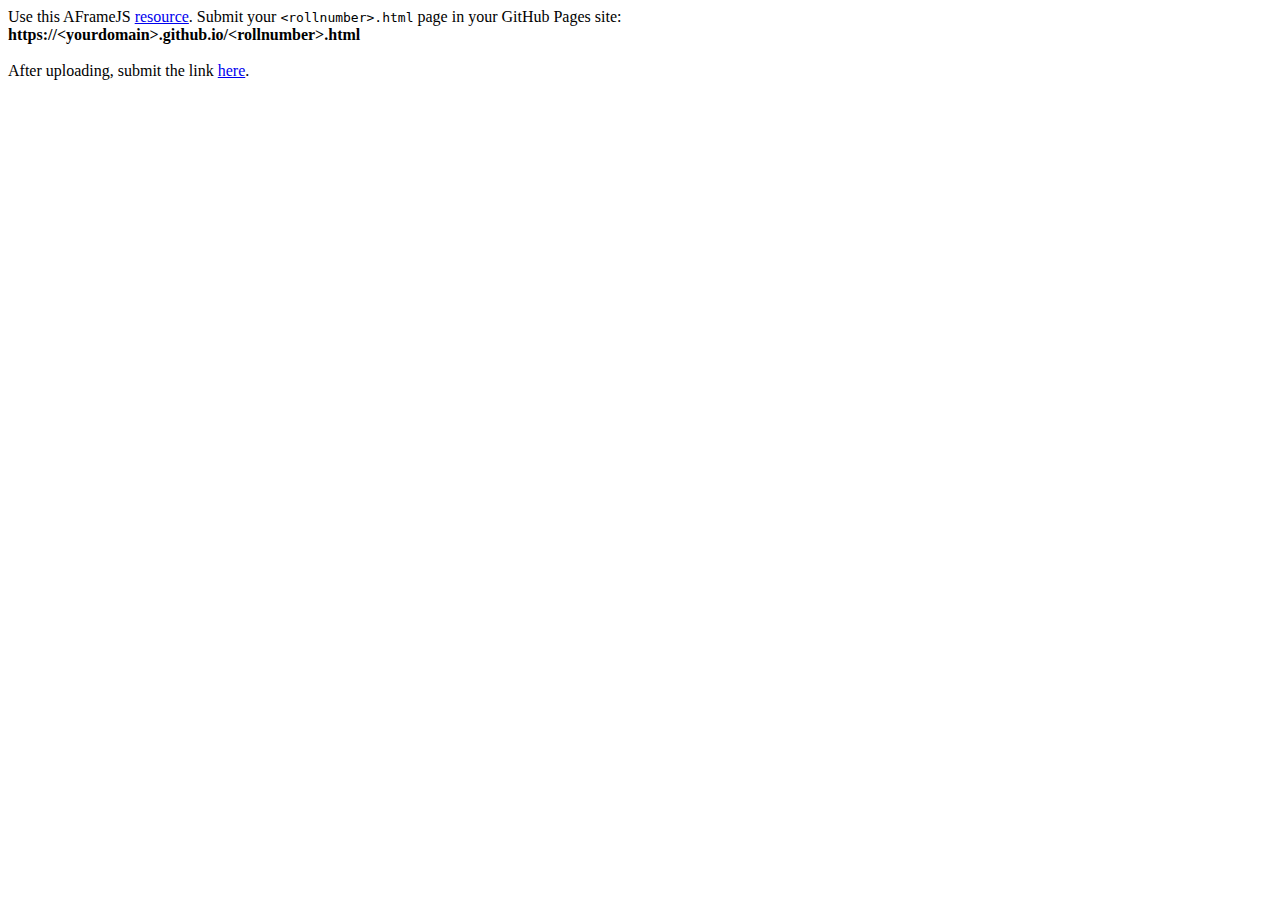
<file: 2024113018.html>
<html>
  <head>
    <script src="https://aframe.io/releases/1.7.0/aframe.min.js"></script>
  </head>
  <body>
    <a-scene>
  
      <a-box position="-1 0.5 -3" rotation="0 45 0" color="#4CC3D9"></a-box>
      
   
      <a-cone position="0 0.5 -3" radius-bottom="0.5" radius-top="0.2" height="1" color="#FF6F61"></a-cone>

    
      <a-torus position="0 1.1 -3" radius="0.4" radius-tubular="0.1" rotation="90 0 0" color="#6A5ACD"></a-torus>

     
      <a-dodecahedron position="0 1.7 -3" radius="0.4" color="#32CD32" rotation="0 45 0"></a-dodecahedron>

 
      <a-plane position="0 0 -4" rotation="-90 0 0" width="6" height="6" color="#7BC8A4"></a-plane>

   
      <a-sky color="#ECECEC"></a-sky>
    </a-scene>

    <p>
      Use this AFrameJS 
      <a href="https://aframe.io/docs/1.7.0/components/geometry.html" target="_blank">resource</a>.
      Submit your <code>&lt;rollnumber&gt;.html</code> page in your GitHub Pages site:<br>
      <strong>https://&lt;yourdomain&gt;.github.io/&lt;rollnumber&gt;.html</strong><br><br>
      After uploading, submit the link 
      <a href="https://forms.office.com/Pages/ResponsePage.aspx?id=vDsaA3zPK06W7IZ1VVQKHFzW4INMf2JMjyL9qPnlPbNUMkpZQkY1SlpKWUtQWTY5RVVNS0k2RFQyRi4u" 
         target="_blank">here</a>.
    </p>
  </body>
</html>
</file>
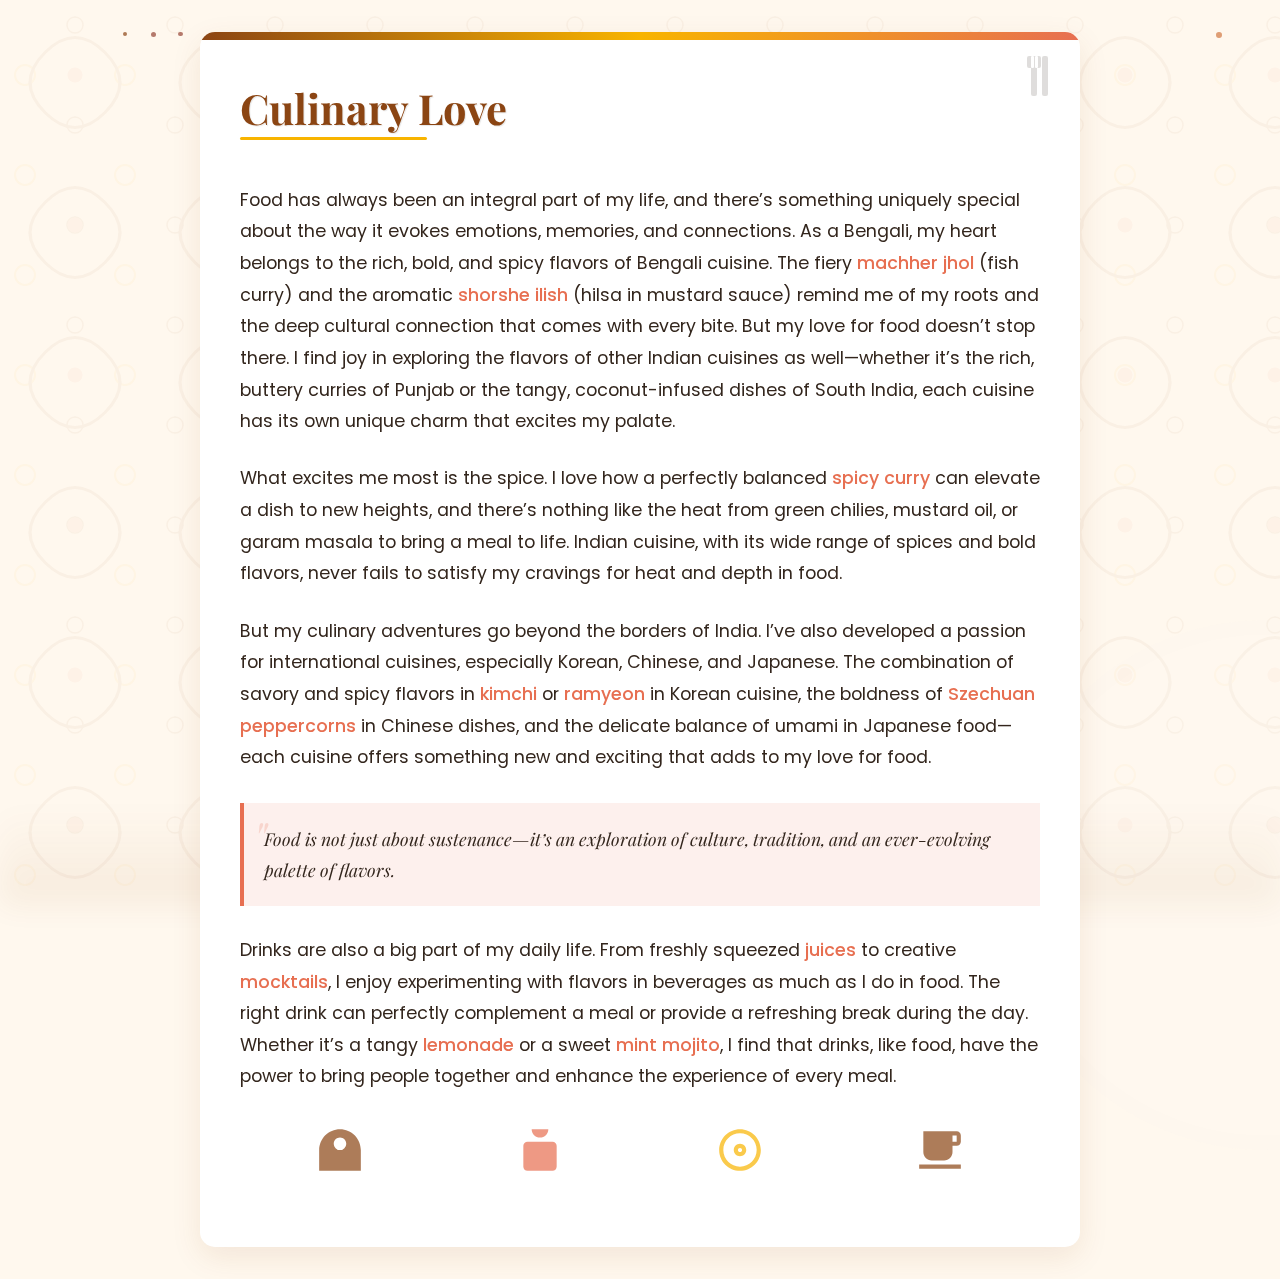
<file: food.html>
<!DOCTYPE html>
<html lang="en">
<head>
    <meta charset="UTF-8">
    <meta name="viewport" content="width=device-width, initial-scale=1.0">
    <title>Food</title>
    <link href="https://fonts.googleapis.com/css2?family=Playfair+Display:wght@500;700&family=Poppins:wght@300;400;500&display=swap" rel="stylesheet">
    <style>
        :root {
            --primary-color: #8b4513;
            --secondary-color: #f8b400;
            --accent-color: #e76f51;
            --light-bg: #fff8ee;
            --text-color: #33261d;
            --light-accent: rgba(231, 111, 81, 0.1);
        }
        
        body {
            margin: 0;
            background: var(--light-bg);
            font-family: 'Poppins', sans-serif;
            color: var(--text-color);
            overflow-x: hidden;
            position: relative;
        }
        
        /* Background elements */
        .food-pattern {
            position: fixed;
            top: 0;
            left: 0;
            width: 100%;
            height: 100%;
            z-index: -1;
            opacity: 0.04;
            pointer-events: none;
            background-image: url('data:image/svg+xml;utf8,<svg xmlns="http://www.w3.org/2000/svg" width="100" height="100" viewBox="0 0 100 100"><path d="M30,35 Q50,15 70,35 Q90,55 70,75 Q50,95 30,75 Q10,55 30,35 Z" fill="none" stroke="%238b4513" stroke-width="2"/><circle cx="50" cy="50" r="5" fill="%23e76f51"/></svg>'), url('data:image/svg+xml;utf8,<svg xmlns="http://www.w3.org/2000/svg" width="100" height="100" viewBox="0 0 100 100"><circle cx="75" cy="25" r="10" fill="none" stroke="%23f8b400" stroke-width="2"/><circle cx="25" cy="75" r="8" fill="none" stroke="%238b4513" stroke-width="1.5"/></svg>');
            background-size: 150px 150px, 100px 100px;
            background-position: 0 0, 50px 50px;
        }
        
        .spice {
            position: absolute;
            border-radius: 50%;
            background-color: var(--secondary-color);
            opacity: 0.7;
            pointer-events: none;
            animation: fall linear forwards;
        }
        
        @keyframes fall {
            0% {
                transform: translateY(-10px) rotate(0deg) scale(1);
                opacity: 0.7;
            }
            100% {
                transform: translateY(800px) rotate(360deg) scale(0.3);
                opacity: 0;
            }
        }
        
        .steam {
            position: fixed;
            bottom: -5px;
            width: 100%;
            height: 100px;
            z-index: -1;
            opacity: 0.07;
            pointer-events: none;
            background: linear-gradient(to top, var(--primary-color), transparent);
            filter: blur(15px);
        }
        
        .plate {
            position: fixed;
            bottom: -250px;
            right: -250px;
            width: 500px;
            height: 500px;
            border-radius: 50%;
            background: radial-gradient(circle, white 70%, #f2f2f2 100%);
            border: 15px solid #f2f2f2;
            opacity: 0.08;
            z-index: -1;
        }
        
        /* Content styles */
        .container {
            max-width: 800px;
            margin: 2rem auto;
            padding: 2.5rem;
            position: relative;
            z-index: 2;
            background: white;
            border-radius: 15px;
            box-shadow: 0 10px 30px rgba(139, 69, 19, 0.1);
            overflow: hidden;
        }
        
        .container::before {
            content: '';
            position: absolute;
            top: 0;
            left: 0;
            width: 100%;
            height: 8px;
            background: linear-gradient(90deg, var(--primary-color), var(--secondary-color), var(--accent-color));
        }
        
        h2 {
            font-family: 'Playfair Display', serif;
            font-weight: 700;
            font-size: 2.6rem;
            color: var(--primary-color);
            margin-top: 0.5rem;
            margin-bottom: 2rem;
            position: relative;
            display: inline-block;
            text-shadow: 1px 1px 1px rgba(0,0,0,0.1);
        }
        
        h2::after {
            content: '';
            position: absolute;
            bottom: -5px;
            left: 0;
            width: 70%;
            height: 3px;
            background: var(--secondary-color);
            border-radius: 2px;
        }
        
        .body-text {
            font-size: 1.1rem;
            line-height: 1.8;
            position: relative;
        }
        
        .body-text p {
            margin-bottom: 1.6rem;
        }
        
        .ingredient {
            color: var(--accent-color);
            font-weight: 500;
        }
        
        .quote-box {
            background: var(--light-accent);
            border-left: 4px solid var(--accent-color);
            padding: 20px;
            margin: 1.8rem 0;
            font-family: 'Playfair Display', serif;
            font-size: 1.1rem;
            font-style: italic;
            position: relative;
            color: var(--text-color);
        }
        
        .quote-box::before {
            content: '"';
            font-size: 3rem;
            position: absolute;
            left: 8px;
            top: -8px;
            opacity: 0.2;
            color: var(--accent-color);
        }
        
        .icon-row {
            display: flex;
            justify-content: space-around;
            margin: 2rem 0;
            flex-wrap: wrap;
        }
        
        .food-icon {
            width: 50px;
            height: 50px;
            opacity: 0.7;
            transition: all 0.3s ease;
        }
        
        .food-icon:hover {
            transform: scale(1.2);
            opacity: 1;
        }
        
        /* Fork and knife decoration */
        .utensils {
            position: absolute;
            top: 1.5rem;
            right: 2rem;
            display: flex;
            gap: 5px;
            opacity: 0.15;
        }
        
        .fork, .knife {
            width: 6px;
            height: 40px;
            background: var(--text-color);
            border-radius: 2px;
        }
        
        .fork::before {
            content: '';
            position: absolute;
            top: 0;
            left: -4px;
            width: 14px;
            height: 12px;
            background: var(--text-color);
            border-radius: 2px;
        }
        
        .fork::after {
            content: '';
            position: absolute;
            top: 0;
            left: 0;
            width: 3px;
            height: 12px;
            background: white;
            border-radius: 1px;
            box-shadow: 4px 0 0 white;
        }
        
        /* Responsive */
        @media (max-width: 768px) {
            .container {
                margin: 1rem;
                padding: 1.8rem;
            }
            
            h2 {
                font-size: 2rem;
            }
            
            .body-text {
                font-size: 1rem;
            }
            
            .utensils {
                display: none;
            }
        }
    </style>
</head>
<body>
    <div class="food-pattern"></div>
    <div class="steam"></div>
    <div class="plate"></div>
    
    <div class="container">
        <div class="utensils">
            <div class="fork"></div>
            <div class="knife"></div>
        </div>
        
        <h2>Culinary Love</h2>
        
        <div class="body-text">
            <p>Food has always been an integral part of my life, and there’s something uniquely special about the way it evokes emotions, memories, and connections. As a Bengali, my heart belongs to the rich, bold, and spicy flavors of Bengali cuisine. The fiery <span class="ingredient">machher jhol</span> (fish curry) and the aromatic <span class="ingredient">shorshe ilish</span> (hilsa in mustard sauce) remind me of my roots and the deep cultural connection that comes with every bite. But my love for food doesn’t stop there. I find joy in exploring the flavors of other Indian cuisines as well—whether it’s the rich, buttery curries of Punjab or the tangy, coconut-infused dishes of South India, each cuisine has its own unique charm that excites my palate.</p>
            
            <p>What excites me most is the spice. I love how a perfectly balanced <span class="ingredient">spicy curry</span> can elevate a dish to new heights, and there’s nothing like the heat from green chilies, mustard oil, or garam masala to bring a meal to life. Indian cuisine, with its wide range of spices and bold flavors, never fails to satisfy my cravings for heat and depth in food.</p>
            
            <p>But my culinary adventures go beyond the borders of India. I’ve also developed a passion for international cuisines, especially Korean, Chinese, and Japanese. The combination of savory and spicy flavors in <span class="ingredient">kimchi</span> or <span class="ingredient">ramyeon</span> in Korean cuisine, the boldness of <span class="ingredient">Szechuan peppercorns</span> in Chinese dishes, and the delicate balance of umami in Japanese food—each cuisine offers something new and exciting that adds to my love for food.</p>
            
            <div class="quote-box">
                Food is not just about sustenance—it’s an exploration of culture, tradition, and an ever-evolving palette of flavors.
            </div>
            
            <p>Drinks are also a big part of my daily life. From freshly squeezed <span class="ingredient">juices</span> to creative <span class="ingredient">mocktails</span>, I enjoy experimenting with flavors in beverages as much as I do in food. The right drink can perfectly complement a meal or provide a refreshing break during the day. Whether it’s a tangy <span class="ingredient">lemonade</span> or a sweet <span class="ingredient">mint mojito</span>, I find that drinks, like food, have the power to bring people together and enhance the experience of every meal.</p>
        </div>
        
        
        <div class="icon-row">
            <svg class="food-icon" viewBox="0 0 24 24" fill="currentColor" color="#8b4513">
                <path d="M2,22 L22,22 L22,19 L2,19 L2,22 Z M12,2 C6.5,2 2,6.5 2,12 L2,19 L22,19 L22,12 C22,6.5 17.5,2 12,2 Z M12,6 C13.66,6 15,7.34 15,9 C15,11 13,12 13,12 L11,12 C11,12 9,11 9,9 C9,7.34 10.34,6 12,6 Z"/>
            </svg>
            
            <svg class="food-icon" viewBox="0 0 24 24" fill="currentColor" color="#e76f51">
                <path d="M18,22 L6,22 C4.9,22 4,21.1 4,20 L4,10 C4,8.9 4.9,8 6,8 L18,8 C19.1,8 20,8.9 20,10 L20,20 C20,21.1 19.1,22 18,22 Z M12,6 C9.79,6 8,4.21 8,2 L16,2 C16,4.21 14.21,6 12,6 Z"/>
            </svg>
            
            <svg class="food-icon" viewBox="0 0 24 24" fill="currentColor" color="#f8b400">
                <path d="M12,2 C17.52,2 22,6.48 22,12 C22,17.52 17.52,22 12,22 C6.48,22 2,17.52 2,12 C2,6.48 6.48,2 12,2 Z M12,4 C7.58,4 4,7.58 4,12 C4,16.42 7.58,20 12,20 C16.42,20 20,16.42 20,12 C20,7.58 16.42,4 12,4 Z M12,11 C12.55,11 13,11.45 13,12 C13,12.55 12.55,13 12,13 C11.45,13 11,12.55 11,12 C11,11.45 11.45,11 12,11 Z M12,9 C10.34,9 9,10.34 9,12 C9,13.66 10.34,15 12,15 C13.66,15 15,13.66 15,12 C15,10.34 13.66,9 12,9 Z"/>
            </svg>
            
            <svg class="food-icon" viewBox="0 0 24 24" fill="currentColor" color="#8b4513">
                <path d="M20,3 L4,3 L4,13 C4,15.21 5.79,17 8,17 L14,17 C16.21,17 18,15.21 18,13 L18,10 L20,10 C21.1,10 22,9.1 22,8 L22,5 C22,3.9 21.1,3 20,3 Z M20,8 L18,8 L18,5 L20,5 L20,8 Z M2,19 L22,19 L22,21 L2,21 L2,19 Z"/>
            </svg>
        </div>
    </div>

    <script>
        // Create falling spices
        function createSpice() {
            const spice = document.createElement('div');
            spice.className = 'spice';
            
            // Random spice colors
            const colors = ['#8b4513', '#f8b400', '#e76f51', '#954535', '#d17842'];
            const randomColor = colors[Math.floor(Math.random() * colors.length)];
            spice.style.backgroundColor = randomColor;
            
            // Random size
            const size = Math.random() * 5 + 2;
            spice.style.width = `${size}px`;
            spice.style.height = `${size}px`;
            
            // Random position
            const posX = Math.random() * window.innerWidth;
            spice.style.left = `${posX}px`;
            spice.style.top = '0';
            
            // Random duration
            const duration = Math.random() * 8 + 4;
            spice.style.animationDuration = `${duration}s`;
            
            document.body.appendChild(spice);
            
            setTimeout(() => {
                spice.remove();
            }, duration * 1000);
        }
        
        // Generate spices periodically
        setInterval(createSpice, 300);
        
        // Initial spices
        for (let i = 0; i < 20; i++) {
            setTimeout(createSpice, i * 200);
        }
        
        // Highlight ingredients on hover
        const ingredients = document.querySelectorAll('.ingredient');
        ingredients.forEach(ing => {
            ing.addEventListener('mouseover', () => {
                ing.style.textDecoration = 'underline';
                ing.style.transition = 'all 0.3s ease';
                
                // Create extra spices on hover
                for (let i = 0; i < 5; i++) {
                    setTimeout(createSpice, i * 100);
                }
            });
            
            ing.addEventListener('mouseout', () => {
                ing.style.textDecoration = 'none';
            });
        });
        
        // Subtle fade-in effect for container
        document.querySelector('.container').style.opacity = '0';
        document.querySelector('.container').style.transition = 'opacity 1s ease-in';
        
        window.addEventListener('load', () => {
            document.querySelector('.container').style.opacity = '1';
        });
    </script>
</body>
</html>
</file>
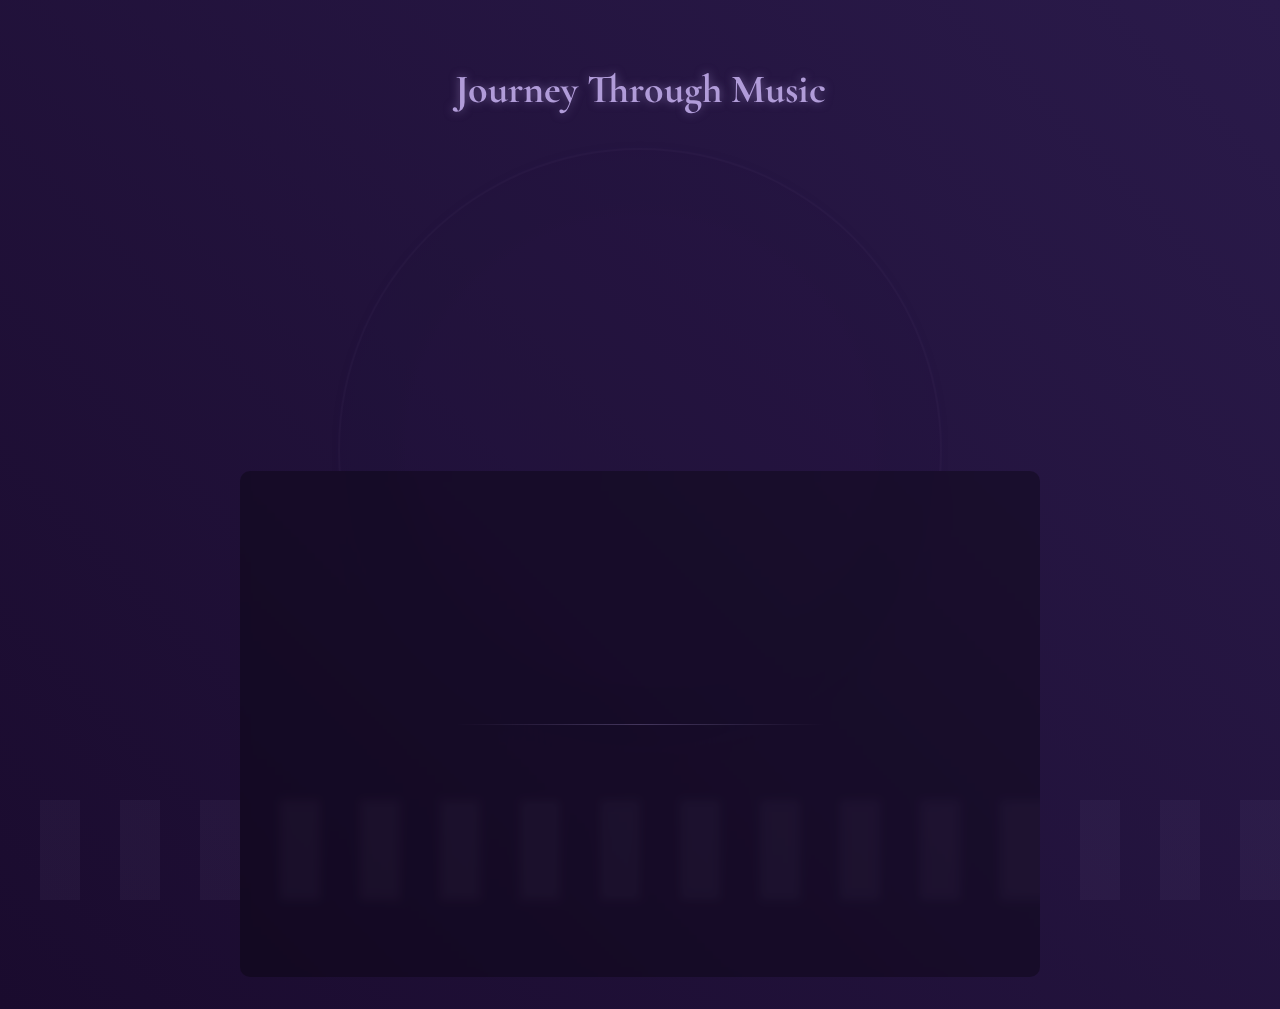
<file: music.html>
<!DOCTYPE html>
<html lang="en">
<head>
    <meta charset="UTF-8">
    <meta name="viewport" content="width=device-width, initial-scale=1.0">
    <title>Music</title>
    <link href="https://fonts.googleapis.com/css2?family=Cormorant+Garamond:wght@500&display=swap" rel="stylesheet">
    <style>
        body {
            margin: 0;
            background: linear-gradient(45deg, #1a0b2e, #2a1a4a);
            min-height: 100vh;
            font-family: 'Cormorant Garamond', serif;
            color: #e6e6ff;
            overflow-x: hidden;
        }

        .container {
            max-width: 800px;
            margin: 0 auto;
            padding: 2rem;
            position: relative;
            z-index: 2;
        }

        .vinyl-container {
            position: fixed;
            top: 50%;
            left: 50%;
            transform: translate(-50%, -50%);
            opacity: 0.1;
            z-index: 1;
        }

        .vinyl {
            width: 600px;
            height: 600px;
            border-radius: 50%;
            background: radial-gradient(circle, #2a1a4a 40%, #1a0b2e 100%);
            border: 2px solid rgba(179, 156, 217, 0.3);
            animation: spin 30s linear infinite;
            box-shadow: 0 0 50px rgba(179, 156, 217, 0.1);
        }

        .floating-text {
            font-size: 1.5rem;
            line-height: 1.8;
            text-align: center;
            position: relative;
            z-index: 2;
            padding: 2rem;
            background: rgba(0, 0, 0, 0.3);
            border-radius: 10px;
            backdrop-filter: blur(5px);
        }

        .music-bar {
            position: fixed;
            bottom: 0;
            left: 0;
            width: 100%;
            height: 100px;
            background: repeating-linear-gradient(
                90deg,
                transparent,
                transparent 40px,
                rgba(179, 156, 217, 0.2) 40px,
                rgba(179, 156, 217, 0.2) 80px
            );
            animation: staffFlow 20s linear infinite;
            opacity: 0.3;
        }

        .note-particle {
            position: absolute;
            font-size: 1.5rem;
            opacity: 0;
            animation: noteFloat 3s ease-out forwards;
        }

        h2 {
            font-size: 2.5rem;
            text-align: center;
            color: #b19cd9;
            margin-bottom: 2rem;
            text-shadow: 0 0 10px rgba(177, 156, 217, 0.5);
            animation: fadeUp 1s ease-out forwards;
        }

        .body-text {
            font-size: 1.2rem;
            line-height: 1.6;
            text-align: justify;
            margin-bottom: 2rem;
            background: rgba(0, 0, 0, 0.2);
            padding: 1.5rem;
            border-radius: 8px;
            animation: fadeUp 1.5s ease-out forwards;
            animation-delay: 0.5s;
            opacity: 0;
        }

        @keyframes spin {
            from { transform: rotate(0deg); }
            to { transform: rotate(360deg); }
        }

        @keyframes staffFlow {
            from { transform: translateX(-100%); }
            to { transform: translateX(0%); }
        }

        @keyframes noteFloat {
            0% { transform: translateY(0) scale(1); opacity: 1; }
            100% { transform: translateY(-100vh) scale(0.5); opacity: 0; }
        }

        .lyric-line {
            opacity: 0;
            transform: translateY(20px);
            animation: fadeUp 1s ease-out forwards;
        }

        @keyframes fadeUp {
            to { opacity: 1; transform: translateY(0); }
        }

        .section-divider {
            width: 50%;
            height: 1px;
            background: linear-gradient(90deg, transparent, #b19cd9, transparent);
            margin: 3rem auto;
            opacity: 0.3;
        }

        @media (max-width: 768px) {
            .vinyl {
                width: 300px;
                height: 300px;
            }
            .floating-text {
                font-size: 1.2rem;
                padding: 1rem;
            }
            h2 {
                font-size: 2rem;
            }
            .body-text {
                font-size: 1rem;
                padding: 1rem;
            }
        }
    </style>
</head>
<body>
    <div class="vinyl-container">
        <div class="vinyl"></div>
    </div>

    <div class="music-bar"></div>

    <div class="container">
        <h2>Journey Through Music</h2>
        
        <div class="body-text">
            My journey with music began at the age of five, when I was first introduced to Hindustani Classical vocals. What initially started as a disciplined practice gradually evolved into a profound means of expression—one that allowed me to articulate emotions beyond the reach of words. Over the years, I have had the privilege of performing across various platforms, both classical and contemporary, and hold an Upantya Visharad in vocals. Alongside vocal training, I have briefly explored a range of instruments, including the piano, harmonium, guitar, and ukulele—each offering a unique perspective on melody and rhythm. Music, for me, is not just a practice, but a continuous journey of discovery and connection.
        </div>
        
        <div class="floating-text">
            <div class="lyric-line" style="animation-delay: 0.5s">In the stillness, a song stirs within,</div>
            <div class="lyric-line" style="animation-delay: 1.5s">gentle at first, then sweeping through</div>
            <div class="lyric-line" style="animation-delay: 2.5s">filling the spaces where words fail.</div>
            <div class="lyric-line" style="animation-delay: 3.5s">It pulls at something deep inside,</div>
            
            <div class="section-divider"></div>

            <div class="lyric-line" style="animation-delay: 4.5s">a quiet joy that rises,</div>
            <div class="lyric-line" style="animation-delay: 5.5s">unexpected, but always welcome.</div>
            <div class="lyric-line" style="animation-delay: 6.5s">In its flow, time slows</div>
            <div class="lyric-line" style="animation-delay: 7.5s">and for a moment, I am whole.</div>
        </div>
    </div>

    <script>
        document.addEventListener('mousemove', (e) => {
            if(Math.random() > 0.97) {
                const note = document.createElement('div');
                note.className = 'note-particle';
                note.innerHTML = Math.random() > 0.5 ? '♪' : '♫';
                note.style.left = `${e.clientX}px`;
                note.style.top = `${e.clientY}px`;
                document.body.appendChild(note);
                
                setTimeout(() => note.remove(), 3000);
            }
        });

        // Animate lyric lines on scroll
        const observer = new IntersectionObserver((entries) => {
            entries.forEach(entry => {
                if(entry.isIntersecting) {
                    entry.target.style.animationPlayState = 'running';
                }
            });
        });

        document.querySelectorAll('.lyric-line, .body-text').forEach(element => {
            element.style.animationPlayState = 'paused';
            observer.observe(element);
        });
    </script>
</body>
</html>
</file>
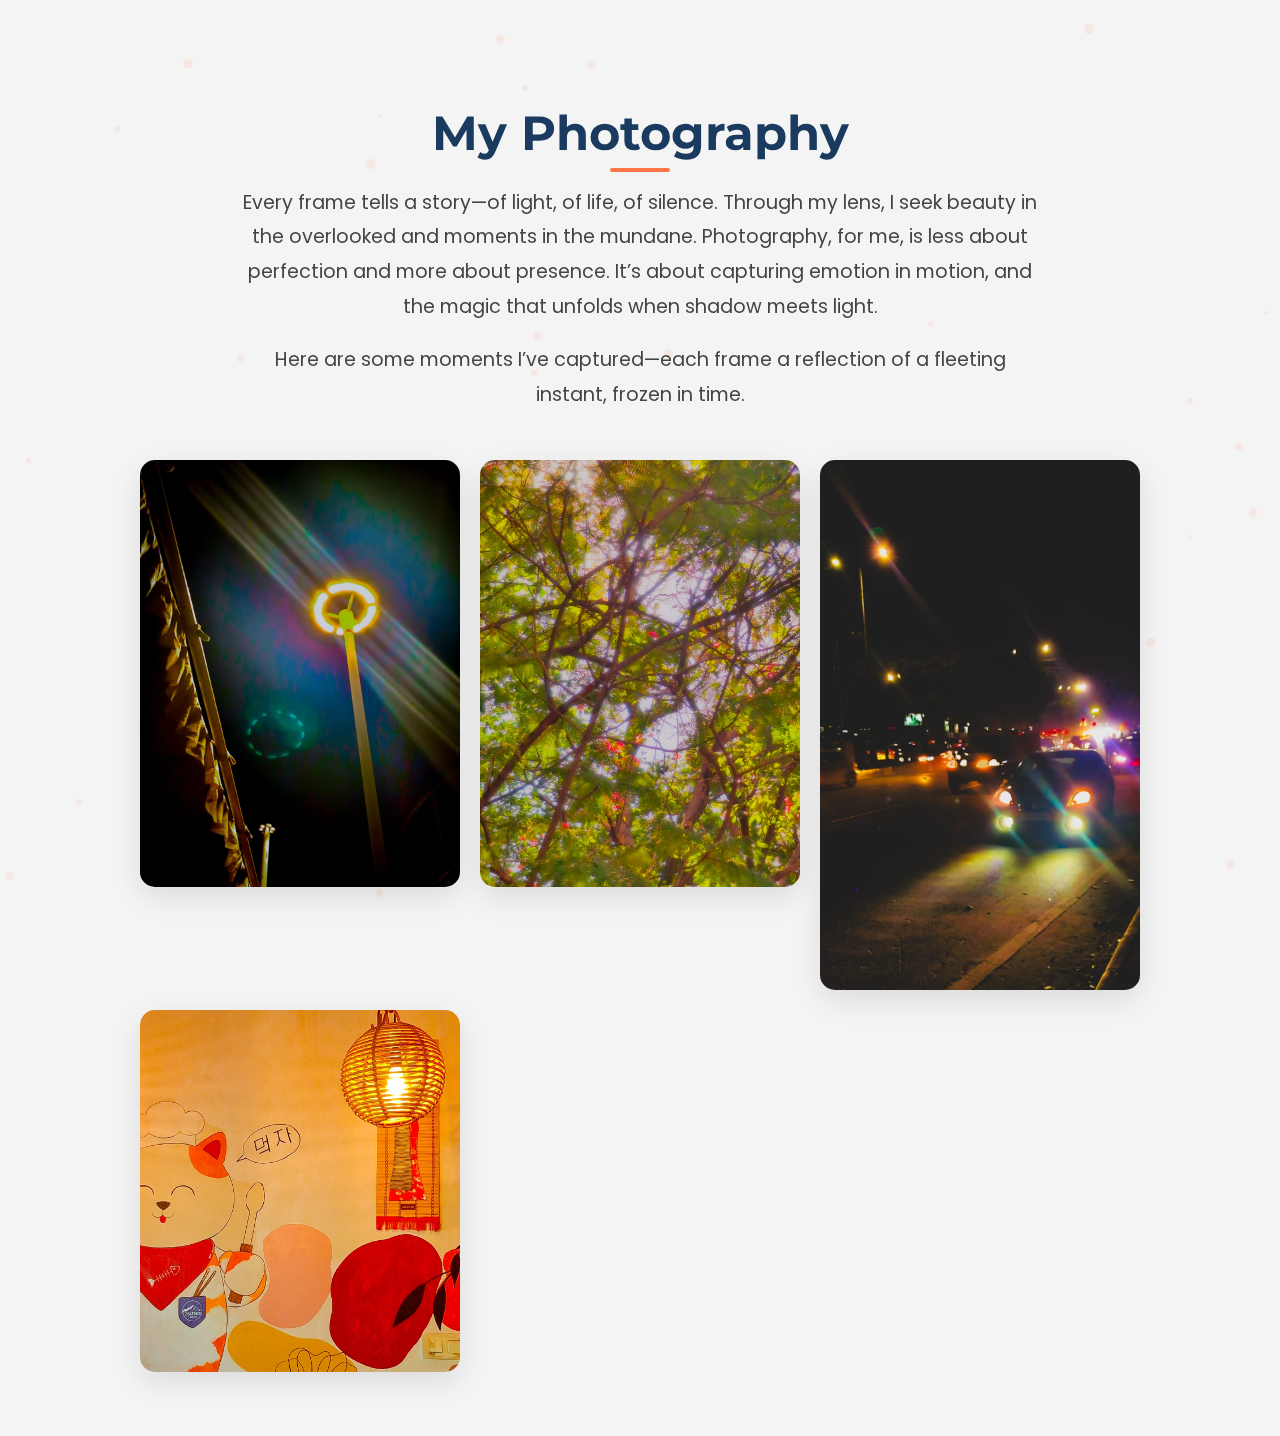
<file: photo.html>
<!DOCTYPE html>
<html lang="en">
<head>
  <meta charset="UTF-8" />
  <meta name="viewport" content="width=device-width, initial-scale=1.0"/>
  <title>My Photography</title>
  <link href="https://fonts.googleapis.com/css2?family=Montserrat:wght@600&family=Poppins:wght@300;400&display=swap" rel="stylesheet">
  <style>
    :root {
      --primary-color: #1a3a5f;
      --accent-color: #ff7746;
      --bg-color: #f4f4f4;
      --text-color: #222;
    }

    body {
      margin: 0;
      padding: 0;
      font-family: 'Poppins', sans-serif;
      background: var(--bg-color);
      color: var(--text-color);
      overflow-x: hidden;
      position: relative;
    }

    .floating-bg {
      position: fixed;
      top: 0; left: 0;
      width: 100%;
      height: 100%;
      overflow: hidden;
      z-index: -1;
      pointer-events: none;
    }

    .particle {
      position: absolute;
      width: 8px;
      height: 8px;
      border-radius: 50%;
      background: var(--accent-color);
      opacity: 0.1;
      animation: floatUp 20s linear infinite;
    }

    @keyframes floatUp {
      0% {
        transform: translateY(100vh) scale(1);
        opacity: 0.2;
      }
      100% {
        transform: translateY(-10vh) scale(1.2);
        opacity: 0;
      }
    }

    .container {
      max-width: 1000px;
      margin: 0 auto;
      padding: 4rem 2rem;
      text-align: center;
      animation: fadeIn 1.5s ease-in-out;
    }

    @keyframes fadeIn {
      from { opacity: 0; transform: translateY(30px); }
      to { opacity: 1; transform: translateY(0); }
    }

    h2 {
      font-family: 'Montserrat', sans-serif;
      font-size: 3rem;
      color: var(--primary-color);
      margin-bottom: 1.5rem;
      position: relative;
    }

    h2::after {
      content: '';
      width: 60px;
      height: 4px;
      background: var(--accent-color);
      position: absolute;
      bottom: -10px;
      left: 50%;
      transform: translateX(-50%);
      border-radius: 2px;
    }

    .body-text {
      font-size: 1.2rem;
      max-width: 800px;
      margin: 0 auto 3rem auto;
      line-height: 1.8;
      color: #444;
    }

    .gallery {
      display: grid;
      grid-template-columns: repeat(auto-fit, minmax(240px, 1fr));
      gap: 20px;
    }

    .gallery img {
      width: 100%;
      border-radius: 15px;
      box-shadow: 0 10px 30px rgba(0,0,0,0.1);
      transition: transform 0.4s ease, box-shadow 0.4s ease;
    }

    .gallery img:hover {
      transform: scale(1.03);
      box-shadow: 0 14px 40px rgba(0,0,0,0.2);
    }
  </style>
</head>
<body>

  <div class="floating-bg" id="bg-particles"></div>

  <div class="container">
    <h2>My Photography</h2>
    <div class="body-text">
      <p>Every frame tells a story—of light, of life, of silence. Through my lens, I seek beauty in the overlooked and moments in the mundane. Photography, for me, is less about perfection and more about presence. It’s about capturing emotion in motion, and the magic that unfolds when shadow meets light.</p>
      <p>Here are some moments I’ve captured—each frame a reflection of a fleeting instant, frozen in time.</p>
    </div>

    <div class="gallery">
      <img src="images/ph1.jpg" alt="Photo 1">
      <img src="images/ph2.jpg" alt="Photo 2">
      <img src="images/ph3.jpg" alt="Photo 3">
      <img src="images/ph4.jpg" alt="Photo 4">
    </div>
  </div>

  <script>
    const container = document.getElementById('bg-particles');
    const particleCount = 40;

    for (let i = 0; i < particleCount; i++) {
      const p = document.createElement('div');
      p.classList.add('particle');
      p.style.left = Math.random() * 100 + 'vw';
      p.style.animationDuration = 10 + Math.random() * 20 + 's';
      p.style.width = p.style.height = Math.random() * 6 + 4 + 'px';
      p.style.top = Math.random() * 100 + 'vh';
      container.appendChild(p);
    }
  </script>

</body>
</html>
</file>
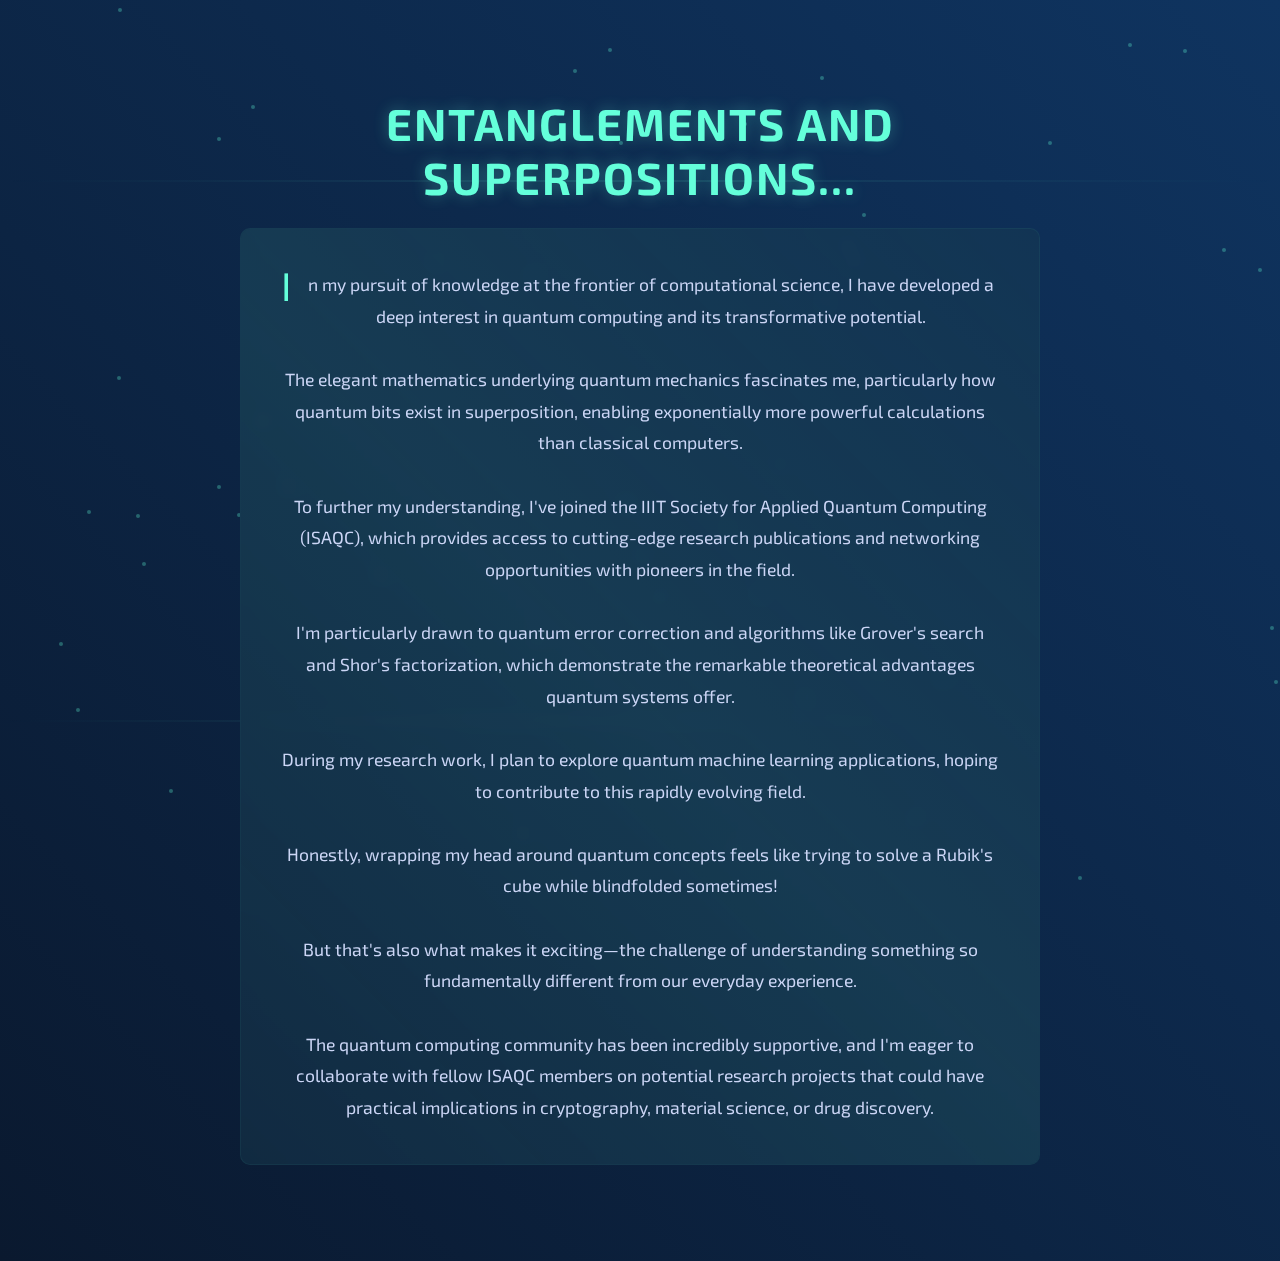
<file: quantum.html>
<!DOCTYPE html>
<html lang="en">
<head>
    <meta charset="UTF-8">
    <meta name="viewport" content="width=device-width, initial-scale=1.0">
    <title>Quantum</title>
    <link href="https://fonts.googleapis.com/css2?family=Exo+2:wght@300;500&display=swap" rel="stylesheet">
    <style>
        body {
            margin: 0;
            background: linear-gradient(45deg, #0a192f, #0f3460);
            min-height: 100vh;
            font-family: 'Exo 2', sans-serif;
            color: #ccd6f6;
            overflow-x: hidden;
        }

        .quantum-container {
            max-width: 800px;
            margin: 0 auto;
            padding: 2rem;
            position: relative;
            z-index: 2;
        }

        .quantum-header {
            text-align: center;
            margin: 4rem 0;
            position: relative;
        }

        h2 {
            font-size: 2.8rem;
            color: #64ffda;
            text-transform: uppercase;
            letter-spacing: 2px;
            margin-bottom: 1.5rem;
            text-shadow: 0 0 15px rgba(100, 255, 218, 0.3);
        }

        .content-box {
            background: rgba(16, 36, 63, 0.4);
            padding: 2.5rem;
            border-radius: 10px;
            backdrop-filter: blur(8px);
            border: 1px solid rgba(100, 255, 218, 0.1);
            position: relative;
            overflow: hidden;
        }

        .content-box::before {
            content: '';
            position: absolute;
            top: -50%;
            left: -50%;
            width: 200%;
            height: 200%;
            background: linear-gradient(45deg, 
                transparent, 
                rgba(100, 255, 218, 0.1), 
                transparent);
            animation: quantumFlow 6s linear infinite;
        }

        .quantum-text {
            font-size: 1.1rem;
            line-height: 1.8;
            position: relative;
            z-index: 1;
        }

        .quantum-text::first-letter {
            font-size: 2.5rem;
            color: #64ffda;
            float: left;
            margin-right: 0.8rem;
            line-height: 0.8;
        }

        .quantum-particle {
            position: fixed;
            width: 4px;
            height: 4px;
            background: #64ffda;
            border-radius: 50%;
            animation: quantumFloat 3s infinite;
            opacity: 0.3;
        }

        @keyframes quantumFlow {
            0% { transform: rotate(0deg); }
            100% { transform: rotate(360deg); }
        }

        @keyframes quantumFloat {
            0%, 100% { transform: translateY(0) scale(1); }
            50% { transform: translateY(-20px) scale(0.8); }
        }

        .entanglement-line {
            position: fixed;
            height: 2px;
            background: linear-gradient(90deg, transparent, #64ffda, transparent);
            animation: quantumStream 20s linear infinite;
            opacity: 0.1;
        }

        @keyframes quantumStream {
            from { transform: translateX(-100%); }
            to { transform: translateX(100%); }
        }

        @media (max-width: 768px) {
            .quantum-container {
                padding: 1rem;
            }
            
            h2 {
                font-size: 2rem;
            }
            
            .content-box {
                padding: 1.5rem;
            }
        }
    </style>
</head>
<body>
    <div class="entanglement-line" style="top: 20%; width: 100%"></div>
    <div class="entanglement-line" style="top: 80%; width: 80%"></div>

    <div class="quantum-container">
        <div class="quantum-header">
            <h2>Entanglements and Superpositions...</h2>
            <div class="content-box">
                <div class="quantum-text">
                    In my pursuit of knowledge at the frontier of computational science, I have developed a deep interest in quantum computing and its transformative potential. <br><br> The elegant mathematics underlying quantum mechanics fascinates me, particularly how quantum bits exist in superposition, enabling exponentially more powerful calculations than classical computers. <br><br>
                    To further my understanding, I've joined the IIIT Society for Applied Quantum Computing (ISAQC), which provides access to cutting-edge research publications and networking opportunities with pioneers in the field. <br><br> I'm particularly drawn to quantum error correction and algorithms like Grover's search and Shor's factorization, which demonstrate the remarkable theoretical advantages quantum systems offer. <br><br>
                    During my research work, I plan to explore quantum machine learning applications, hoping to contribute to this rapidly evolving field. <br><br> Honestly, wrapping my head around quantum concepts feels like trying to solve a Rubik's cube while blindfolded sometimes! <br><br>
                    But that's also what makes it exciting—the challenge of understanding something so fundamentally different from our everyday experience. <br><br> The quantum computing community has been incredibly supportive, and I'm eager to collaborate with fellow ISAQC members on potential research projects that could have practical implications in cryptography, material science, or drug discovery.
                </div>
            </div>
        </div>
    </div>

    <script>
        // Create quantum particles
        function createParticles() {
            const container = document.createElement('div');
            for(let i = 0; i < 50; i++) {
                const particle = document.createElement('div');
                particle.className = 'quantum-particle';
                particle.style.left = `${Math.random() * 100}%`;
                particle.style.top = `${Math.random() * 100}%`;
                particle.style.animationDelay = `${Math.random() * 2}s`;
                container.appendChild(particle);
            }
            document.body.appendChild(container);
        }
        createParticles();

        // Interactive entanglement effect
        document.addEventListener('mousemove', (e) => {
            const particles = document.querySelectorAll('.quantum-particle');
            particles.forEach(particle => {
                const distX = e.clientX - particle.offsetLeft;
                const distY = e.clientY - particle.offsetTop;
                const distance = Math.sqrt(distX*distX + distY*distY);
                
                if(distance < 200) {
                    particle.style.transform = `translate(${-distX * 0.1}px, ${-distY * 0.1}px)`;
                }
            });
        });
    </script>
</body>
</html>
</file>
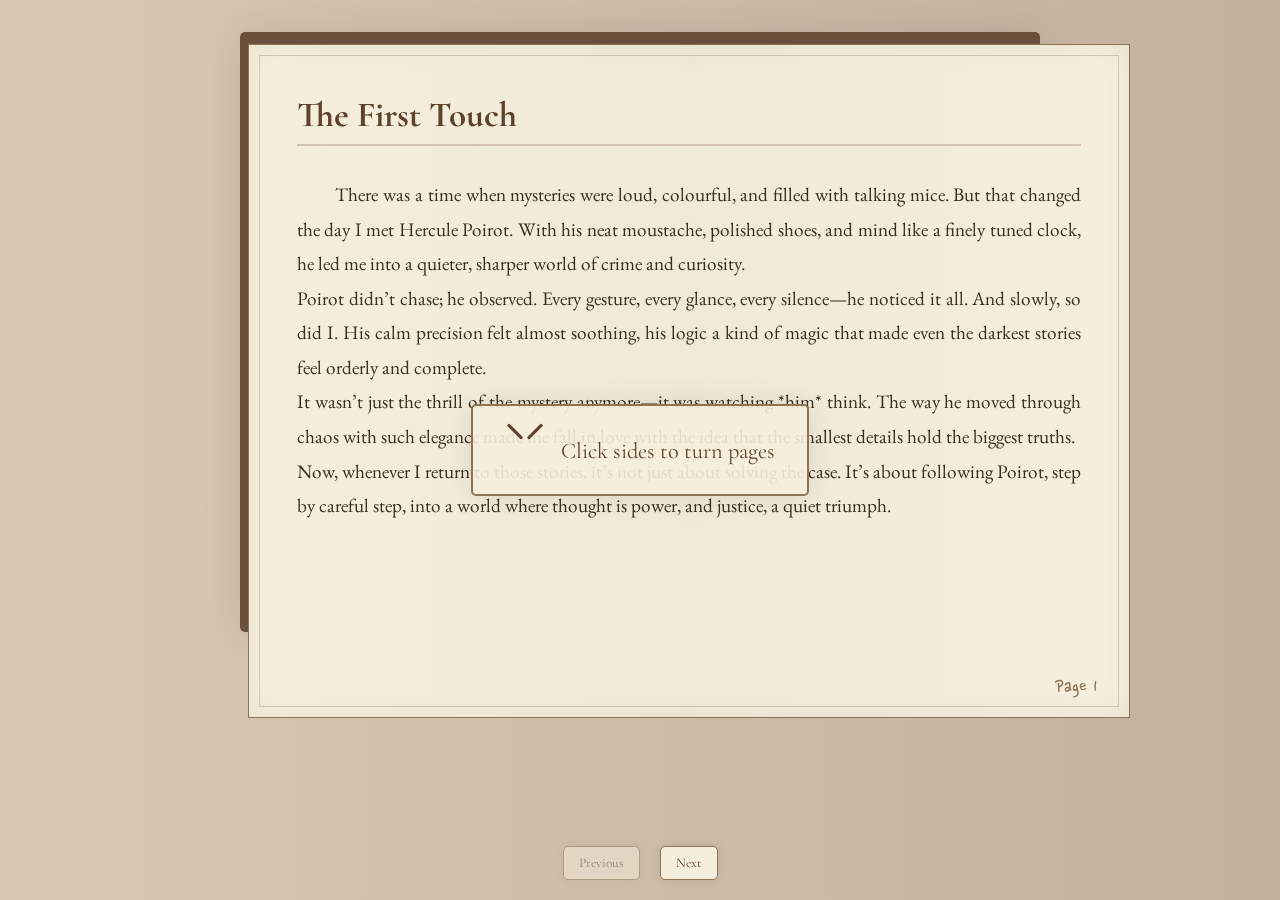
<file: reading.html>
<!DOCTYPE html>
<html lang="en">
<head>
    <meta charset="UTF-8">
    <meta name="viewport" content="width=device-width, initial-scale=1.0">
    <title>Reading</title>
    <link href="https://fonts.googleapis.com/css2?family=Cormorant+Garamond:wght@500&family=EB+Garamond&family=Nanum+Pen+Script&display=swap" rel="stylesheet">
    <style>
        :root {
            --page-color: #f5eedc;
            --page-border: #8b7355;
            --text-color: #3a2f1d;
            --heading-color: #5d432c;
            --shadow-color: rgba(0, 0, 0, 0.1);
        }

        body {
            margin: 0;
            background: linear-gradient(to right, #d9c8b4 0%, #c3b09f 100%);
            min-height: 100vh;
            font-family: 'EB Garamond', serif;
            color: var(--text-color);
        }

        .book-container {
            perspective: 1500px;
            padding: 2rem;
        }

        .book {
            position: relative;
            width: 800px;
            height: 600px;
            margin: 0 auto;
            transform-style: preserve-3d;
            background: #6b503c;
            border-radius: 5px;
            box-shadow: 0 0 40px var(--shadow-color);
        }

        .page {
            position: absolute;
            width: 98%;
            height: 96%;
            top: 2%;
            left: 1%;
            background: var(--page-color);
            border: 1px solid var(--page-border);
            padding: 3rem;
            box-shadow: inset 0 0 30px rgba(0, 0, 0, 0.05);
            backface-visibility: hidden;
            transition: transform 1s;
            display: flex;
            flex-direction: column;
            cursor: pointer;
            overflow: hidden;
            transform-origin: left center;
            z-index: 1; /* Base z-index */
        }

        .page::before {
            content: '';
            position: absolute;
            top: 0;
            bottom: 0;
            left: 0;
            right: 0;
            background: linear-gradient(to right,
                transparent 0%,
                rgba(0,0,0,0.02) 50%,
                transparent 100%);
            pointer-events: none;
        }

        .page::after {
            content: '';
            position: absolute;
            top: 10px;
            bottom: 10px;
            left: 10px;
            right: 10px;
            border: 1px solid rgba(139, 115, 85, 0.3);
            pointer-events: none;
        }

        .page h2 {
            font-family: 'Cormorant Garamond', serif;
            color: var(--heading-color);
            border-bottom: 2px solid #d4c4b5;
            padding-bottom: 0.5rem;
            margin: 0 0 2rem 0;
            font-size: 2.2rem;
        }

        .page p {
            line-height: 1.8;
            font-size: 1.2rem;
            text-align: justify;
            flex-grow: 1;
            margin: 0;
            text-indent: 2em;
        }

        .page-number {
            position: absolute;
            bottom: 1rem;
            right: 2rem;
            font-family: 'Nanum Pen Script', cursive;
            color: #8b7355;
            font-size: 1.4rem;
        }

        /* Page flip animations */
        .page.active {
            z-index: 10; /* Higher z-index for active page */
        }

        .flipped {
            transform: rotateY(-180deg);
        }

        /* Flip instruction styles */
        .flip-instruction {
            position: fixed;
            top: 50%;
            left: 50%;
            transform: translate(-50%, -50%);
            background: rgba(245, 238, 220, 0.9);
            padding: 1.5rem 2rem;
            border-radius: 5px;
            border: 2px solid var(--page-border);
            box-shadow: 0 0 30px var(--shadow-color);
            display: flex;
            align-items: center;
            gap: 1rem;
            opacity: 1;
            transition: all 1s ease-in-out;
            z-index: 1000;
        }

        .flip-instruction.hide {
            opacity: 0;
            top: 70%;
            pointer-events: none;
        }

        .flip-arrow {
            width: 40px;
            height: 40px;
            position: relative;
            animation: flipPrompt 2s infinite;
        }

        .flip-arrow::before,
        .flip-arrow::after {
            content: '';
            position: absolute;
            width: 20px;
            height: 3px;
            background: var(--heading-color);
            border-radius: 1px;
        }

        .flip-arrow::before {
            transform: rotate(45deg);
            left: 0;
        }

        .flip-arrow::after {
            transform: rotate(-45deg);
            right: 0;
        }

        @keyframes flipPrompt {
            0%, 100% { transform: translateX(0); }
            50% { transform: translateX(10px); }
        }

        .instruction-text {
            font-family: 'Cormorant Garamond', serif;
            color: var(--heading-color);
            font-size: 1.4rem;
        }
        
        /* Navigation buttons */
        .nav-buttons {
            position: fixed;
            bottom: 20px;
            left: 0;
            right: 0;
            display: flex;
            justify-content: center;
            gap: 20px;
            z-index: 100;
        }

        .nav-button {
            background: var(--page-color);
            border: 1px solid var(--page-border);
            color: var(--heading-color);
            font-family: 'Cormorant Garamond', serif;
            padding: 8px 15px;
            border-radius: 5px;
            cursor: pointer;
            transition: all 0.3s;
            box-shadow: 0 0 10px var(--shadow-color);
        }

        .nav-button:hover {
            background: #e8e0cc;
            box-shadow: 0 0 15px rgba(0, 0, 0, 0.15);
        }

        .nav-button:disabled {
            opacity: 0.5;
            cursor: not-allowed;
        }

        /* Mobile responsiveness */
        @media (max-width: 800px) {
            .book {
                width: 95%;
                height: 80vh;
            }

            .page {
                padding: 1.5rem;
            }

            .page h2 {
                font-size: 1.8rem;
            }

            .page p {
                font-size: 1rem;
            }

            .flip-instruction {
                width: 80%;
                text-align: center;
                flex-direction: column;
                padding: 1rem;
            }
        }
    </style>
</head>
<body>
    <div class="flip-instruction" role="alert" aria-live="polite">
        <div class="flip-arrow" aria-hidden="true"></div>
        <div class="instruction-text">Click sides to turn pages</div>
    </div>

    <div class="book-container">
        <div class="book">
            <div class="page active" data-page="1">
                <h2>The First Touch</h2>
                <p>
                    There was a time when mysteries were loud, colourful, and filled with talking mice. But that changed the day I met Hercule Poirot. With his neat moustache, polished shoes, and mind like a finely tuned clock, he led me into a quieter, sharper world of crime and curiosity.<br>  
Poirot didn’t chase; he observed. Every gesture, every glance, every silence—he noticed it all. And slowly, so did I. His calm precision felt almost soothing, his logic a kind of magic that made even the darkest stories feel orderly and complete.<br>  
It wasn’t just the thrill of the mystery anymore—it was watching *him* think. The way he moved through chaos with such elegance made me fall in love with the idea that the smallest details hold the biggest truths.<br>  
Now, whenever I return to those stories, it’s not just about solving the case. It’s about following Poirot, step by careful step, into a world where thought is power, and justice, a quiet triumph.<br>
                </p>
                <div class="page-number">Page 1</div>
            </div>
            <div class="page" data-page="2">
                <h2>The Joy in words</h2>
                <p>
                    There is a certain stillness that wraps around you when you read—a gentle pause in the noise of the world. Between the pages of a book, time loosens its grip, and reality quietly steps aside. In that space, you are free. Free to live a hundred lives, to feel things too large for one lifetime, to wander through thoughts that aren’t entirely yours, yet feel like home.<br>  
Reading is not an escape in the way some might say; it is a refuge—a temporary shelter from the weight of living. A place where emotions are allowed to stretch out fully, and questions are welcomed without the pressure of answers. Books do not rush you. They don’t demand you be anything other than present.<br>  
And in that presence, something soft and almost sacred blooms. A reminder that the world, though heavy, is not without beauty. That in a few simple lines, the heart can find recognition. You return from a book quieter, perhaps, but more whole. Because sometimes, the act of sitting still with someone else’s words is the most profound way of listening to yourself.<br>
                </p>
                <div class="page-number">Page 2</div>
            </div>
            <div class="page" data-page="3">
                <h2>The Bookshelf : The Portrait of a Reader</h2>
                <p>
                    For a long time, Agatha Christie’s books were my constant companions. I devoured them one after another—each mystery a clever puzzle, each twist a quiet thrill. There was something deeply satisfying about the precision of her plots, the elegance with which Poirot or Miss Marple untangled the chaos. I adored her work not just for the suspense, but for the comfort it brought—the steady rhythm of logic prevailing over disorder.<br>  
But slowly, my shelves began to change. Mysteries gave way to something heavier, slower, and strangely more intimate—the classics. *Jane Eyre* introduced me to a quiet defiance wrapped in gothic romance; *1984* unsettled me, whispering truths that still echo in the back of my mind. *Wuthering Heights* was a wild, stormy ache of a novel, haunting in its intensity, while *Anna Karenina* unfolded like a tragic symphony of longing and choices.<br>  
These stories didn’t promise neat resolutions. They lingered, asked harder questions, and pulled me into emotional landscapes I wasn’t always ready for—but somehow needed. It wasn’t a shift in taste, really. It felt more like deepening—a movement from the thrill of uncovering hidden truths to the quiet weight of feeling them.<br>
                </p>
                <div class="page-number">Page 3</div>
            </div>
        </div>
    </div>

    <div class="nav-buttons">
        <button class="nav-button prev-button" disabled>Previous</button>
        <button class="nav-button next-button">Next</button>
    </div>

    <script>
        const flipInstruction = document.querySelector('.flip-instruction');
        const pages = document.querySelectorAll('.page');
        const prevButton = document.querySelector('.prev-button');
        const nextButton = document.querySelector('.next-button');
        let currentPage = 0;
        let isFlipping = false;
        const totalPages = pages.length;

        // Hide instruction after 5 seconds
        setTimeout(() => {
            flipInstruction.classList.add('hide');
        }, 5000);

        // Initialize page z-indices
        function initializePages() {
            pages.forEach((page, index) => {
                page.style.zIndex = totalPages - index;
            });
        }

        // Update button states
        function updateButtons() {
            prevButton.disabled = currentPage === 0;
            nextButton.disabled = currentPage === totalPages - 1;
        }

        // Go to previous page
        function goPrevious() {
            if (isFlipping || currentPage === 0) return;
            isFlipping = true;
            
            flipInstruction.classList.add('hide');
            
            pages[currentPage - 1].classList.add('active');
            pages[currentPage].classList.remove('active');
            pages[currentPage - 1].classList.remove('flipped');
            
            currentPage--;
            
            updateButtons();
            
            setTimeout(() => {
                isFlipping = false;
            }, 1000);
        }

        // Go to next page
        function goNext() {
            if (isFlipping || currentPage === totalPages - 1) return;
            isFlipping = true;
            
            flipInstruction.classList.add('hide');
            
            pages[currentPage].classList.add('flipped');
            pages[currentPage].classList.remove('active');
            pages[currentPage + 1].classList.add('active');
            
            currentPage++;
            
            updateButtons();
            
            setTimeout(() => {
                isFlipping = false;
            }, 1000);
        }

        // Handle page flips by clicking on page sides
        function handleFlip(e) {
            if (isFlipping) return;
            
            flipInstruction.classList.add('hide');
            
            const clickX = e.clientX || (e.touches && e.touches[0].clientX);
            if (!clickX) return;
            
            const windowWidth = window.innerWidth;

            if (clickX > windowWidth/2) {
                goNext();
            } else {
                goPrevious();
            }
        }

        // Initialize
        initializePages();
        updateButtons();

        // Event listeners
        prevButton.addEventListener('click', goPrevious);
        nextButton.addEventListener('click', goNext);
        document.addEventListener('click', handleFlip);
        document.addEventListener('touchstart', handleFlip);
    </script>
</body>
</html>
</file>
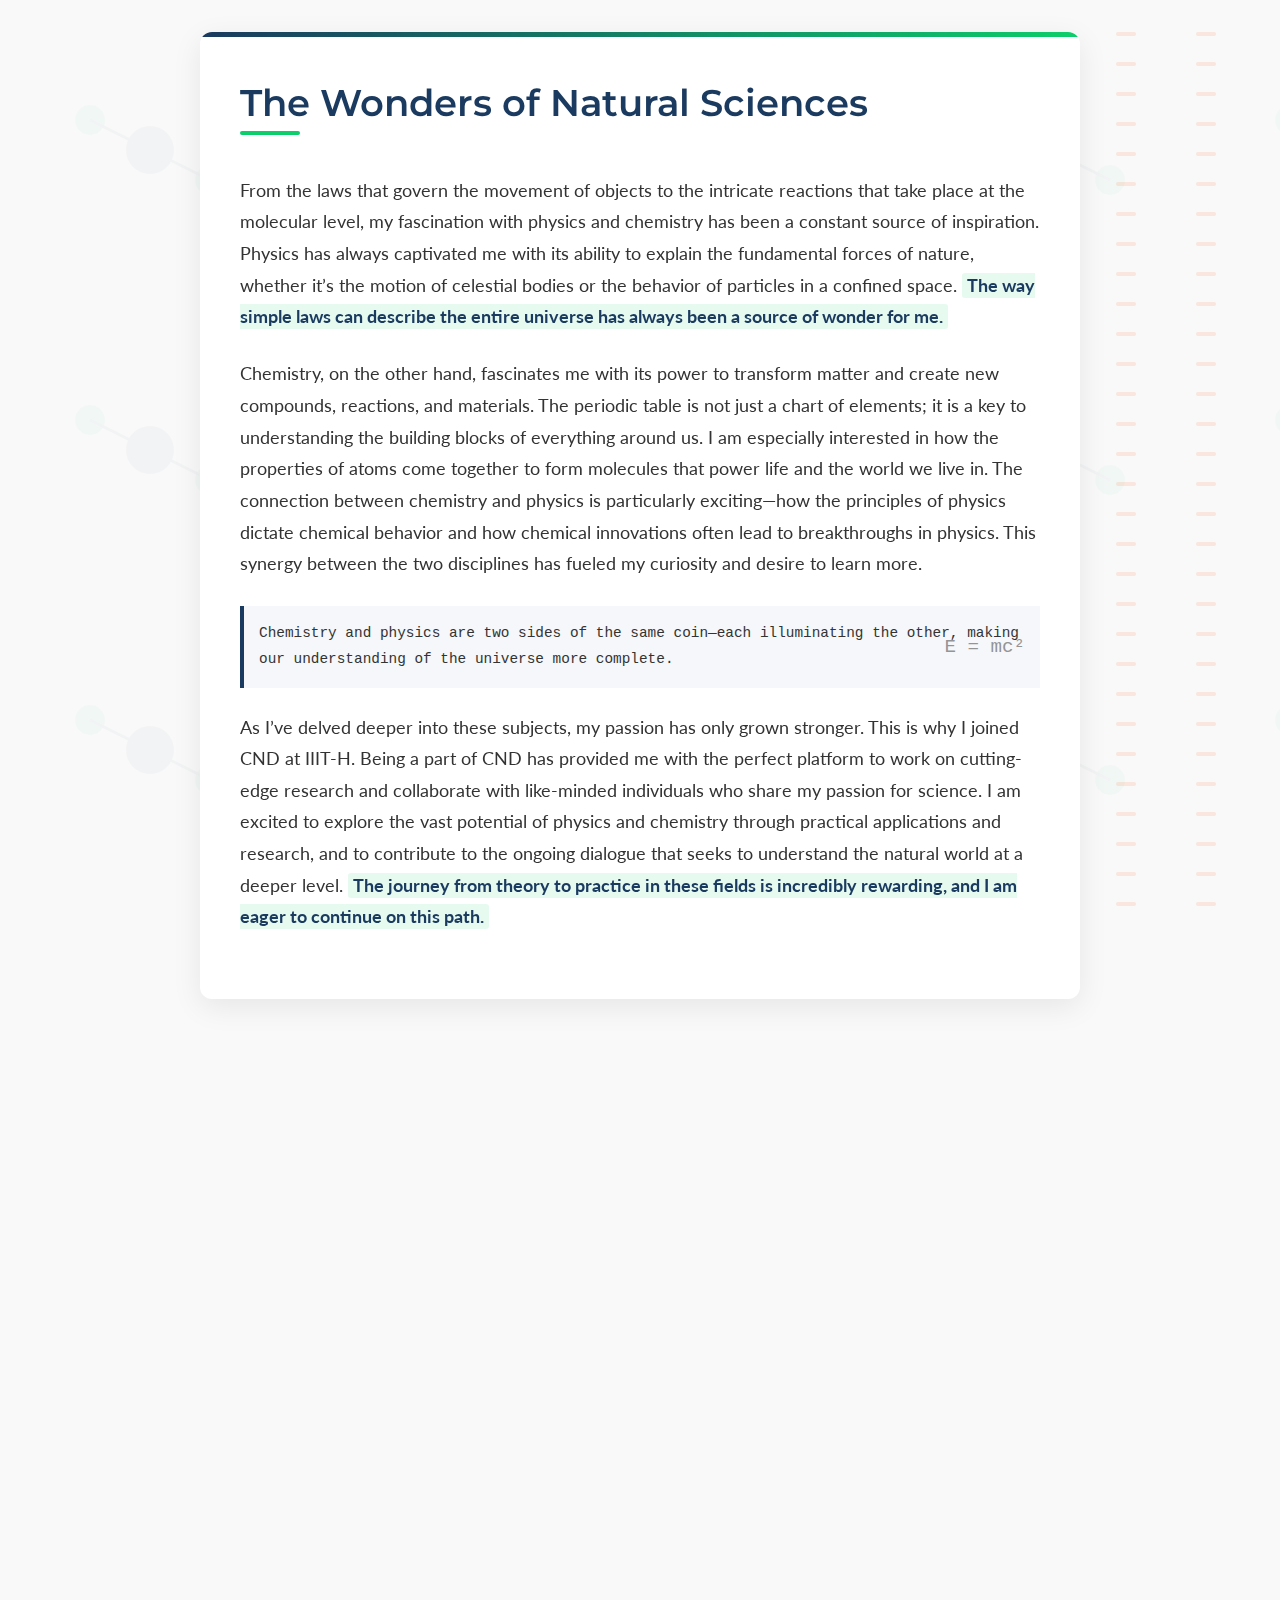
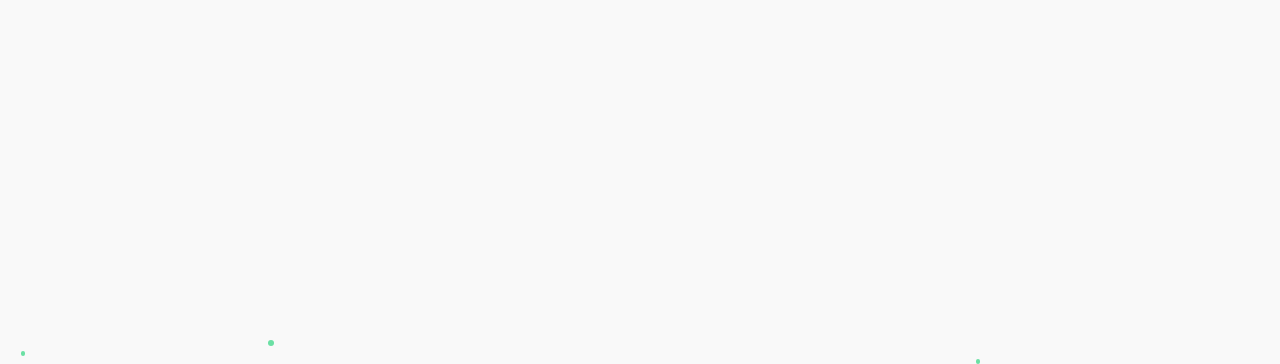
<file: science.html>
<!DOCTYPE html>
<html lang="en">
<head>
    <meta charset="UTF-8">
    <meta name="viewport" content="width=device-width, initial-scale=1.0">
    <title>Science</title>
    <link href="https://fonts.googleapis.com/css2?family=Lato:wght@300;400;700&family=Montserrat:wght@500;600&display=swap" rel="stylesheet">
    <style>
        :root {
            --primary-color: #1a3a5f;
            --secondary-color: #0cce6b;
            --accent-color: #ff7746;
            --bg-color: #f9f9f9;
            --text-color: #333;
            --light-accent: rgba(12, 206, 107, 0.1);
        }
        
        body {
            margin: 0;
            background: var(--bg-color);
            font-family: 'Lato', sans-serif;
            color: var(--text-color);
            overflow-x: hidden;
            position: relative;
        }
        
        /* Background elements */
        .molecule-bg {
            position: fixed;
            top: 0;
            left: 0;
            width: 100%;
            height: 100%;
            z-index: -1;
            opacity: 0.03;
            pointer-events: none;
            background: url('data:image/svg+xml;utf8,<svg xmlns="http://www.w3.org/2000/svg" viewBox="0 0 100 100"><circle cx="50" cy="50" r="8" fill="%231a3a5f"/><circle cx="30" cy="40" r="5" fill="%230cce6b"/><circle cx="70" cy="60" r="5" fill="%230cce6b"/><line x1="50" y1="50" x2="30" y2="40" stroke="%231a3a5f" stroke-width="1"/><line x1="50" y1="50" x2="70" y2="60" stroke="%231a3a5f" stroke-width="1"/></svg>');
            background-size: 300px 300px;
        }
        
        .particle {
            position: absolute;
            border-radius: 50%;
            background-color: var(--secondary-color);
            opacity: 0.6;
            pointer-events: none;
            animation: float linear infinite;
        }
        
        @keyframes float {
            0% {
                transform: translateY(0) rotate(0deg);
            }
            100% {
                transform: translateY(-100vh) rotate(360deg);
            }
        }
        
        .dna-helix {
            position: fixed;
            right: 5%;
            height: 100vh;
            width: 100px;
            z-index: -1;
            opacity: 0.15;
            pointer-events: none;
        }
        
        .dna-rung {
            position: absolute;
            width: 100%;
            height: 10px;
            display: flex;
            justify-content: space-between;
            transform-origin: center;
            animation: spinDNA 20s linear infinite;
        }
        
        .dna-base {
            width: 20px;
            height: 4px;
            background: var(--accent-color);
            border-radius: 2px;
        }
        
        @keyframes spinDNA {
            0% {
                transform: rotateY(0deg);
            }
            100% {
                transform: rotateY(360deg);
            }
        }
        
        /* Content styles */
        .container {
            max-width: 800px;
            margin: 2rem auto;
            padding: 2.5rem;
            position: relative;
            z-index: 2;
            background: white;
            border-radius: 12px;
            box-shadow: 0 8px 30px rgba(0, 0, 0, 0.08);
            overflow: hidden;
        }
        
        .container::before {
            content: '';
            position: absolute;
            top: 0;
            left: 0;
            width: 100%;
            height: 5px;
            background: linear-gradient(90deg, var(--primary-color), var(--secondary-color));
        }
        
        h2 {
            font-family: 'Montserrat', sans-serif;
            font-weight: 600;
            font-size: 2.3rem;
            color: var(--primary-color);
            margin-top: 0.5rem;
            margin-bottom: 2rem;
            position: relative;
            display: inline-block;
        }
        
        h2::after {
            content: '';
            position: absolute;
            bottom: -10px;
            left: 0;
            width: 60px;
            height: 4px;
            background: var(--secondary-color);
            border-radius: 2px;
        }
        
        .body-text {
            font-size: 1.1rem;
            line-height: 1.8;
            position: relative;
        }
        
        .body-text p {
            margin-bottom: 1.6rem;
        }
        
        .highlight {
            background: var(--light-accent);
            padding: 2px 5px;
            border-radius: 3px;
            color: var(--primary-color);
            font-weight: 700;
        }
        
        .formula-box {
            background: #f5f7fa;
            border-left: 4px solid var(--primary-color);
            padding: 15px;
            margin: 1.5rem 0;
            font-family: monospace;
            font-size: 0.9rem;
            position: relative;
        }
        
        .formula-box::before {
            content: 'E = mc²';
            position: absolute;
            right: 15px;
            top: 50%;
            transform: translateY(-50%);
            font-size: 1.2rem;
            opacity: 0.5;
        }
        
        /* Responsive */
        @media (max-width: 768px) {
            .container {
                margin: 1rem;
                padding: 1.5rem;
            }
            
            h2 {
                font-size: 1.8rem;
            }
            
            .body-text {
                font-size: 1rem;
            }
            
            .dna-helix {
                display: none;
            }
        }
    </style>
</head>
<body>
    <div class="molecule-bg"></div>
    <div class="dna-helix" id="dna-container"></div>
    
    <div class="container">
        <h2>The Wonders of Natural Sciences</h2>
        
        <div class="body-text">
            <p>From the laws that govern the movement of objects to the intricate reactions that take place at the molecular level, my fascination with physics and chemistry has been a constant source of inspiration. Physics has always captivated me with its ability to explain the fundamental forces of nature, whether it’s the motion of celestial bodies or the behavior of particles in a confined space. <span class="highlight">The way simple laws can describe the entire universe has always been a source of wonder for me.</span></p>
        
            <p>Chemistry, on the other hand, fascinates me with its power to transform matter and create new compounds, reactions, and materials. The periodic table is not just a chart of elements; it is a key to understanding the building blocks of everything around us. I am especially interested in how the properties of atoms come together to form molecules that power life and the world we live in. The connection between chemistry and physics is particularly exciting—how the principles of physics dictate chemical behavior and how chemical innovations often lead to breakthroughs in physics. This synergy between the two disciplines has fueled my curiosity and desire to learn more.</p>
            
            <div class="formula-box">
                Chemistry and physics are two sides of the same coin—each illuminating the other, making our understanding of the universe more complete.
            </div>
        
            <p>As I’ve delved deeper into these subjects, my passion has only grown stronger. This is why I joined CND at IIIT-H. Being a part of CND has provided me with the perfect platform to work on cutting-edge research and collaborate with like-minded individuals who share my passion for science. I am excited to explore the vast potential of physics and chemistry through practical applications and research, and to contribute to the ongoing dialogue that seeks to understand the natural world at a deeper level. <span class="highlight">The journey from theory to practice in these fields is incredibly rewarding, and I am eager to continue on this path.</span></p>
        </div>
        
    </div>

    <script>
        // Create DNA helix
        const dnaContainer = document.getElementById('dna-container');
        const rungs = 30;
        const spacing = 100 / rungs;
        
        for (let i = 0; i < rungs; i++) {
            const rung = document.createElement('div');
            rung.className = 'dna-rung';
            rung.style.top = `${i * spacing}%`;
            rung.style.animationDelay = `-${i * 0.7}s`;
            
            const leftBase = document.createElement('div');
            leftBase.className = 'dna-base';
            
            const rightBase = document.createElement('div');
            rightBase.className = 'dna-base';
            
            rung.appendChild(leftBase);
            rung.appendChild(rightBase);
            dnaContainer.appendChild(rung);
        }
        
        // Create floating particles
        function createParticle() {
            const particle = document.createElement('div');
            particle.className = 'particle';
            
            const size = Math.random() * 6 + 3;
            particle.style.width = `${size}px`;
            particle.style.height = `${size}px`;
            
            const posX = Math.random() * window.innerWidth;
            const posY = window.innerHeight + Math.random() * 100;
            
            particle.style.left = `${posX}px`;
            particle.style.bottom = `-${posY}px`;
            
            const duration = Math.random() * 15 + 10;
            particle.style.animationDuration = `${duration}s`;
            
            document.body.appendChild(particle);
            
            setTimeout(() => {
                particle.remove();
            }, duration * 1000);
        }
        
        // Generate particles periodically
        setInterval(createParticle, 1000);
        
        // Initial particles
        for (let i = 0; i < 15; i++) {
            setTimeout(createParticle, i * 300);
        }
        
        // Add subtle hover effects to text
        const paragraphs = document.querySelectorAll('.body-text p');
        paragraphs.forEach(p => {
            p.addEventListener('mouseover', () => {
                p.style.background = 'rgba(12, 206, 107, 0.05)';
                p.style.transition = 'background 0.3s ease';
            });
            
            p.addEventListener('mouseout', () => {
                p.style.background = 'transparent';
            });
        });
    </script>
</body>
</html>
</file>
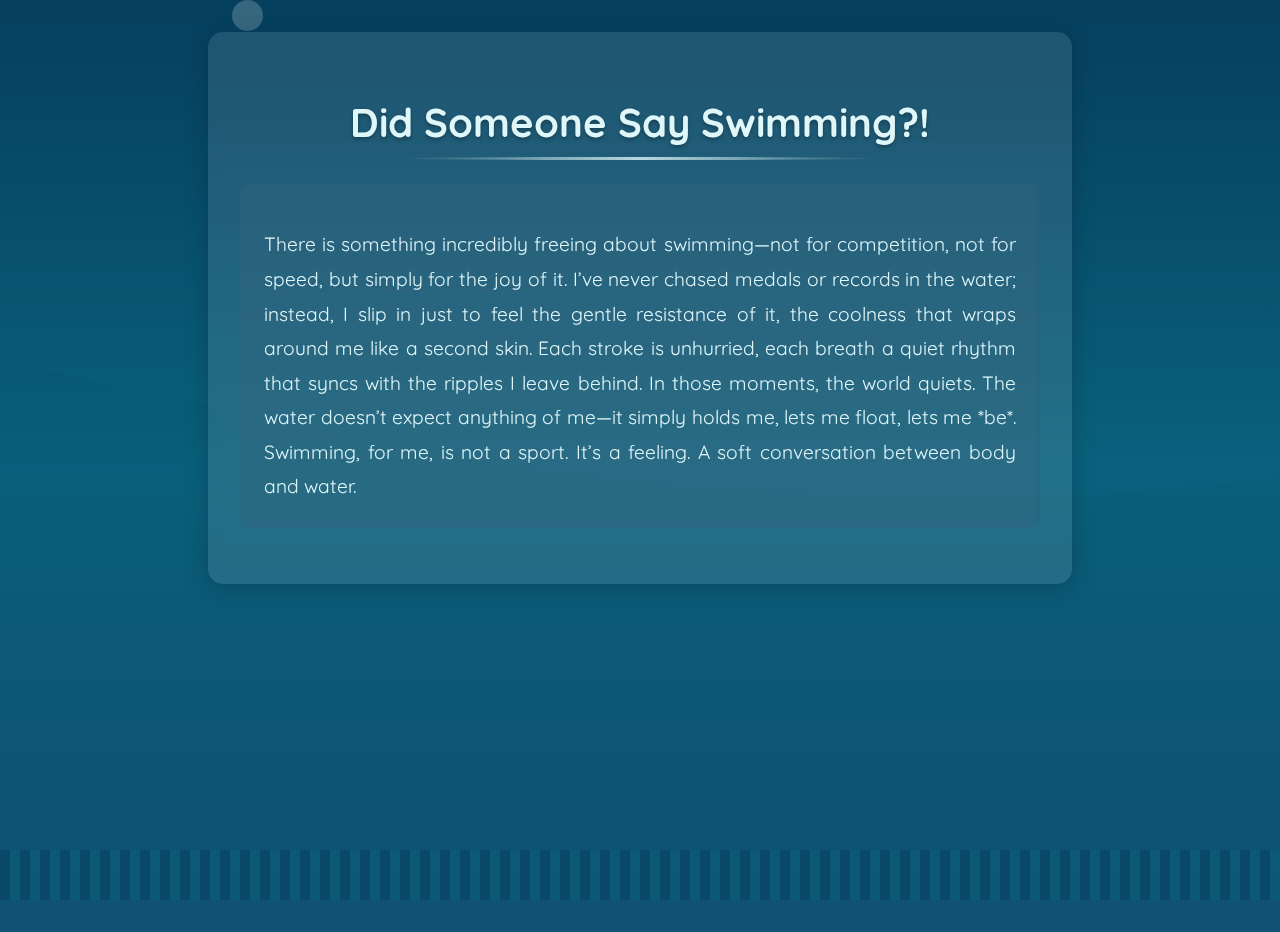
<file: swimming.html>
<!DOCTYPE html>
<html lang="en">
<head>
    <meta charset="UTF-8">
    <meta name="viewport" content="width=device-width, initial-scale=1.0">
    <title>Swimming</title>
    <link href="https://fonts.googleapis.com/css2?family=Quicksand:wght@400;600&display=swap" rel="stylesheet">
    <style>
        body {
            margin: 0;
            background: linear-gradient(180deg, #053f5e, #0a617d, #115173);
            min-height: 100vh;
            font-family: 'Quicksand', sans-serif;
            color: #e0f7fa;
            overflow-x: hidden;
            position: relative;
        }

        .water-overlay {
            position: fixed;
            top: 0;
            left: 0;
            width: 100%;
            height: 100%;
            background: url('data:image/svg+xml;utf8,<svg xmlns="http://www.w3.org/2000/svg" viewBox="0 0 1440 320"><path fill="%23053f5e" fill-opacity="0.1" d="M0,128L48,138.7C96,149,192,171,288,176C384,181,480,171,576,149.3C672,128,768,96,864,106.7C960,117,1056,171,1152,192C1248,213,1344,203,1392,197.3L1440,192L1440,320L1392,320C1344,320,1248,320,1152,320C1056,320,960,320,864,320C768,320,672,320,576,320C480,320,384,320,288,320C192,320,96,320,48,320L0,320Z"></path></svg>');
            background-size: cover;
            pointer-events: none;
            z-index: 1;
            opacity: 0.5;
            animation: waterWave 15s ease-in-out infinite alternate;
        }

        .bubble {
            position: absolute;
            background: rgba(255, 255, 255, 0.2);
            border-radius: 50%;
            pointer-events: none;
            animation: bubbleRise linear forwards;
        }

        @keyframes bubbleRise {
            0% {
                transform: translateY(0) scale(1);
                opacity: 0.8;
            }
            100% {
                transform: translateY(-100vh) scale(1.5);
                opacity: 0;
            }
        }

        @keyframes waterWave {
            0% {
                transform: translateY(0);
            }
            100% {
                transform: translateY(20px);
            }
        }

        .ripple {
            position: absolute;
            border: 2px solid rgba(255, 255, 255, 0.3);
            border-radius: 50%;
            animation: rippleEffect 2s linear forwards;
            pointer-events: none;
        }

        @keyframes rippleEffect {
            0% {
                width: 0;
                height: 0;
                opacity: 1;
            }
            100% {
                width: 200px;
                height: 200px;
                opacity: 0;
                margin-left: -100px;
                margin-top: -100px;
            }
        }

        .container {
            max-width: 800px;
            margin: 2rem auto;
            padding: 2rem;
            position: relative;
            z-index: 2;
            background: rgba(255, 255, 255, 0.1);
            backdrop-filter: blur(5px);
            border-radius: 15px;
            box-shadow: 0 5px 25px rgba(0, 0, 0, 0.2);
            animation: float 6s ease-in-out infinite;
        }

        @keyframes float {
            0%, 100% {
                transform: translateY(0);
            }
            50% {
                transform: translateY(-10px);
            }
        }

        h2 {
            font-size: 2.5rem;
            text-align: center;
            color: #e0f7fa;
            margin-bottom: 1.5rem;
            position: relative;
            text-shadow: 0 2px 4px rgba(0, 0, 0, 0.3);
        }

        h2::after {
            content: '';
            display: block;
            width: 60%;
            height: 3px;
            margin: 10px auto 0;
            background: linear-gradient(90deg, transparent, rgba(224, 247, 250, 0.8), transparent);
            border-radius: 50%;
            animation: waveUnderline 4s ease-in-out infinite;
        }

        @keyframes waveUnderline {
            0%, 100% {
                width: 60%;
            }
            50% {
                width: 40%;
            }
        }

        .body-text {
            font-size: 1.2rem;
            line-height: 1.8;
            text-align: justify;
            position: relative;
            padding: 1.5rem;
            background: rgba(5, 63, 94, 0.3);
            border-radius: 10px;
            backdrop-filter: blur(3px);
            margin-bottom: 1.5rem;
        }

        .body-text p {
            margin-bottom: 1rem;
        }

        .body-text p:last-child {
            margin-bottom: 0;
        }

        .swimming-lane {
            position: fixed;
            bottom: 0;
            left: 0;
            width: 100%;
            height: 50px;
            background: repeating-linear-gradient(
                90deg,
                rgba(5, 63, 94, 0.5),
                rgba(5, 63, 94, 0.5) 10px,
                rgba(10, 97, 125, 0.5) 10px,
                rgba(10, 97, 125, 0.5) 20px
            );
            z-index: 0;
        }

        @media (max-width: 768px) {
            .container {
                margin: 1rem;
                padding: 1.5rem;
            }
            h2 {
                font-size: 2rem;
            }
            .body-text {
                font-size: 1rem;
                padding: 1rem;
            }
        }
    </style>
</head>
<body>
    <div class="water-overlay"></div>
    <div class="swimming-lane"></div>

    <div class="container">
        <h2>Did Someone Say Swimming?!</h2>
        
        <div class="body-text">
            <p>

There is something incredibly freeing about swimming—not for competition, not for speed, but simply for the joy of it. I’ve never chased medals or records in the water; instead, I slip in just to feel the gentle resistance of it, the coolness that wraps around me like a second skin. Each stroke is unhurried, each breath a quiet rhythm that syncs with the ripples I leave behind. In those moments, the world quiets. The water doesn’t expect anything of me—it simply holds me, lets me float, lets me *be*. Swimming, for me, is not a sport. It’s a feeling. A soft conversation between body and water.
            </p>
        </div>
    </div>

    <script>
        // Create bubbles randomly
        function createBubble() {
            const bubble = document.createElement('div');
            bubble.className = 'bubble';
            
            const size = Math.random() * 30 + 10;
            bubble.style.width = `${size}px`;
            bubble.style.height = `${size}px`;
            
            const posX = Math.random() * window.innerWidth;
            const posY = window.innerHeight + Math.random() * 100;
            
            bubble.style.left = `${posX}px`;
            bubble.style.bottom = `${posY}px`;
            
            const duration = Math.random() * 8 + 4;
            bubble.style.animationDuration = `${duration}s`;
            
            document.body.appendChild(bubble);
            
            setTimeout(() => {
                bubble.remove();
            }, duration * 1000);
        }
        
        // Create ripples on click
        document.addEventListener('click', (e) => {
            const ripple = document.createElement('div');
            ripple.className = 'ripple';
            ripple.style.left = `${e.clientX}px`;
            ripple.style.top = `${e.clientY}px`;
            document.body.appendChild(ripple);
            
            setTimeout(() => {
                ripple.remove();
            }, 2000);
            
            // Create extra bubbles on click
            for (let i = 0; i < 5; i++) {
                setTimeout(() => {
                    const bubble = document.createElement('div');
                    bubble.className = 'bubble';
                    
                    const size = Math.random() * 15 + 5;
                    bubble.style.width = `${size}px`;
                    bubble.style.height = `${size}px`;
                    
                    const offset = Math.random() * 60 - 30;
                    bubble.style.left = `${e.clientX + offset}px`;
                    bubble.style.top = `${e.clientY}px`;
                    
                    const duration = Math.random() * 4 + 2;
                    bubble.style.animationDuration = `${duration}s`;
                    
                    document.body.appendChild(bubble);
                    
                    setTimeout(() => {
                        bubble.remove();
                    }, duration * 1000);
                }, i * 100);
            }
        });
        
        // Generate bubbles periodically
        setInterval(createBubble, 800);
        
        // Initial bubbles
        for (let i = 0; i < 15; i++) {
            setTimeout(createBubble, i * 300);
        }
    </script>
</body>
</html>
</file>
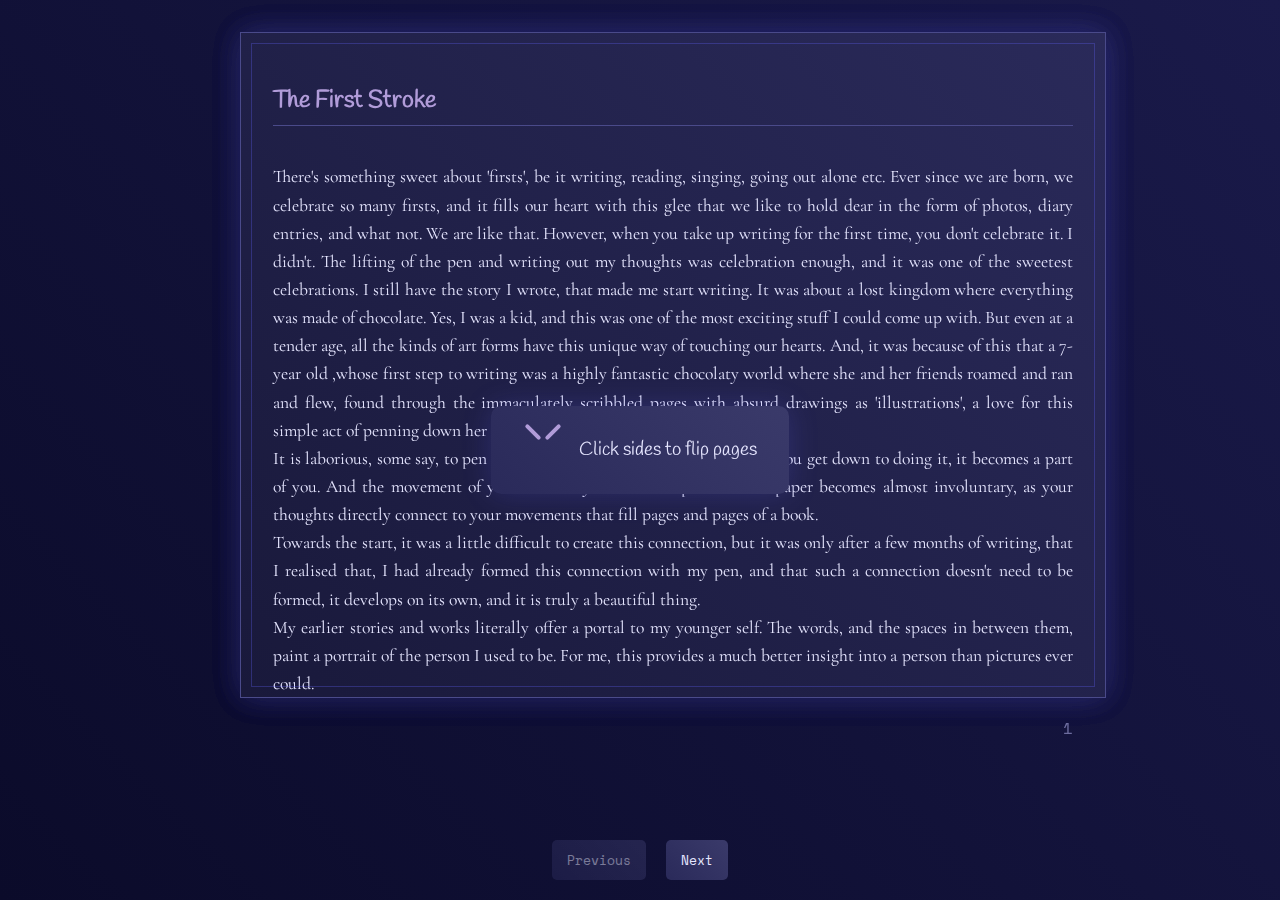
<file: writing.html>
<!DOCTYPE html>
<html lang="en">
<head>
    <meta charset="UTF-8">
    <meta name="viewport" content="width=device-width, initial-scale=1.0">
    <title>Writing</title>
    <link href="https://fonts.googleapis.com/css2?family=Cormorant+Garamond:wght@500&family=Handlee&family=Space+Mono&display=swap" rel="stylesheet">
    <style>
        body {
            margin: 0;
            background: linear-gradient(45deg, #0b0b2a, #1a1a4a);
            min-height: 100vh;
            font-family: 'Cormorant Garamond', serif;
            color: #e6e6ff;
        }

        .book-container {
            perspective: 1500px;
            padding: 2rem;
        }

        .book {
            position: relative;
            width: 800px;
            height: 600px;
            margin: 0 auto;
            transform-style: preserve-3d;
        }

        .page {
            position: absolute;
            width: 100%;
            height: 100%;
            background: linear-gradient(45deg, #19193b, #2a2a5a);
            border: 1px solid #4a4a8a;
            padding: 2rem;
            box-shadow: 0 0 30px rgba(100, 100, 255, 0.1);
            backface-visibility: hidden;
            transition: transform 1s;
            display: flex;
            flex-direction: column;
            cursor: pointer;
            z-index: 1; /* Base z-index */
        }

        .page::before {
            content: '';
            position: absolute;
            top: 10px;
            bottom: 10px;
            left: 10px;
            right: 10px;
            border: 1px solid rgba(100, 100, 255, 0.3);
            pointer-events: none;
        }

        .page h2 {
            font-family: 'Handlee', cursive;
            color: #b19cd9;
            border-bottom: 1px solid #4a4a8a;
            padding-bottom: 0.5rem;
        }

        .page p {
            line-height: 1.6;
            font-size: 1.1rem;
            text-align: justify;
            flex-grow: 1;
        }

        .page-number {
            text-align: right;
            font-family: 'Space Mono', monospace;
            color: #6c6c9e;
        }

        /* Page flip animations */
        .page {
            transform-origin: left center;
        }

        .page.active {
            z-index: 10; /* Higher z-index for active page */
        }

        .flipped {
            transform: rotateY(-180deg);
        }

        /* Flip instruction styles */
        .flip-instruction {
            position: fixed;
            top: 50%;
            left: 50%;
            transform: translate(-50%, -50%);
            background: linear-gradient(45deg, #2a2a5a, #3a3a6a);
            padding: 1.5rem 2rem;
            border-radius: 10px;
            box-shadow: 0 0 30px rgba(100, 100, 255, 0.2);
            display: flex;
            align-items: center;
            gap: 1rem;
            opacity: 1;
            transition: all 1s ease-in-out;
            z-index: 1000;
        }

        .flip-instruction.hide {
            opacity: 0;
            top: 70%;
            pointer-events: none;
        }

        .flip-arrow {
            width: 40px;
            height: 40px;
            position: relative;
            animation: flipPrompt 2s infinite;
        }

        .flip-arrow::before,
        .flip-arrow::after {
            content: '';
            position: absolute;
            width: 20px;
            height: 4px;
            background: #b19cd9;
            border-radius: 2px;
        }

        .flip-arrow::before {
            transform: rotate(45deg);
            left: 0;
        }

        .flip-arrow::after {
            transform: rotate(-45deg);
            right: 0;
        }

        @keyframes flipPrompt {
            0%, 100% { transform: translateX(0); }
            50% { transform: translateX(10px); }
        }

        .instruction-text {
            font-family: 'Handlee', cursive;
            color: #e6e6ff;
            font-size: 1.2rem;
        }

        /* Navigation buttons */
        .nav-buttons {
            position: fixed;
            bottom: 20px;
            left: 0;
            right: 0;
            display: flex;
            justify-content: center;
            gap: 20px;
            z-index: 100;
        }

        .nav-button {
            background: linear-gradient(45deg, #2a2a5a, #3a3a6a);
            border: none;
            color: #e6e6ff;
            font-family: 'Space Mono', monospace;
            padding: 10px 15px;
            border-radius: 5px;
            cursor: pointer;
            transition: all 0.3s;
        }

        .nav-button:hover {
            background: linear-gradient(45deg, #3a3a6a, #4a4a8a);
            box-shadow: 0 0 15px rgba(100, 100, 255, 0.3);
        }

        .nav-button:disabled {
            opacity: 0.5;
            cursor: not-allowed;
        }

        /* Mobile responsiveness */
        @media (max-width: 800px) {
            .book {
                width: 95%;
                height: 80vh;
            }

            .page {
                padding: 1rem;
            }

            .flip-instruction {
                width: 80%;
                text-align: center;
                flex-direction: column;
                padding: 1rem;
            }
        }
    </style>
</head>
<body>
    <div class="flip-instruction" role="alert" aria-live="polite">
        <div class="flip-arrow" aria-hidden="true"></div>
        <div class="instruction-text">Click sides to flip pages</div>
    </div>

    <div class="book-container">
        <div class="book">
            <div class="page active" data-page="1">
                <h2>The First Stroke</h2>
                <p>There's something sweet about 'firsts', be it writing, reading, singing, going out alone etc. Ever since we are born, we celebrate so many firsts, and it fills our heart with this glee that we like to hold dear in the form of photos, diary entries, and what not. 
                   We are like that. However, when you take up writing for the first time, you don't celebrate it. I didn't. The lifting of the pen and writing out my thoughts was celebration enough, and it was one of the sweetest celebrations. I still have the story I wrote, that made me start writing. 
                   It was about a lost kingdom where everything was made of chocolate. Yes, I was a kid, and this was one of the most exciting stuff I could come up with. But even at a tender age, all the kinds of art forms have this unique way of touching our hearts. And, it was because of this that a 7-year old 
                   ,whose first step to writing was a highly fantastic chocolaty world where she and her friends roamed and ran and flew, found through the immaculately scribbled pages with absurd drawings as 'illustrations', a love for this simple act of penning down her thoughts on paper.
                   <br>
                   It is laborious, some say, to pen down your ideas and thoughts, but when you get down to doing it, it becomes a part of you. And the movement of your hand as you slide the pen over the paper becomes almost involuntary, as your thoughts directly connect to your movements that fill pages and pages of a book.
                   <br>
                   Towards the start, it was a little difficult to create this connection, but it was only after a few months of writing, that I realised that, I had already formed this connection with my pen, and that such a connection doesn't need to be formed, it develops on its own, and it is truly a beautiful thing.
                   <br>
                   My earlier stories and works literally offer a portal to my younger self. The words, and the spaces in between them, paint a portrait of the person I used to be. For me, this provides a much better insight into a person than pictures ever could.
                   <br>
                   
                </p>
                <div class="page-number">1</div>
            </div>
            <div class="page" data-page="2">
                <h2>Stories come alive</h2>
                <p>
                    Stories, especially the fictional ones, offer a gentle retreat from one's present, and wrap them into the world they wish to explore. Be it a soft love story, a sad tale of separation, a humorous story, or a gruesome murder tale, the human mind forever seeks retreat to these imaginary lands and scenarios, because it
                    sees the reality as being much less fantastic than the experiences words have to offer. 
                    <br>
                    Characters come alive and stand near us as they try to solve a mysterious disappearance case, or sit crumpled up near us as they mourn over the loss of a loved one, or lay smiling in silly fantasies of their much adored person. Often, in them, we see us, or in us them, doesn't really matter which. 
                    <br>
                    Soon, I was fascinated by the idea of writing stories, and creating my own characters, which I mostly did in the form of detective stories, to quench my longing for some thrill and a cozy murder mystery, something along the lines of Poirot's cases by Agatha Christie. She was actually my biggest inspiration to take up writing stories.
                    <br>
                    From there, I also moved to some mature topics like love that asks nothing in return and is content to see the person happy, even if not destined to be with them. While reading such books, readers are often moved to tears. But I assure you, the writers also meet a similar fate. Any art form inducing emotions is capable of moving us to the same degree that a real situation might do.
                    <br>
                    And that is how, words propagate from paper, and stories come alive.
                </p>
                <div class="page-number">2</div>
            </div>
            <div class="page" data-page="3">
                <h2>An Excerpt From My Writings</h2>
                <p>
                    "
                    <br>
                    "Salut d'amour, or Liebesgruss as it was originally titled, means Love's Greeting…"
                    <br>
                    And it was at that moment, that a memory came into my mind. I looked at him standing there. It was dark now, his figure a silhouette. I remembered. I saw the same silhouette in a much brighter background, stretch its hand for me as I ran frantically, ran away from the darkness, whether real or not I didn't know. And as the path went up, the hand, so strong yet so gentle, pulled me up. The silhouette saved me. Saved me from the darkness within. Who was it? Who else should it be, but the person who played the Arabesque. Played it like he was trying to say something. Something to me… I wondered, did he know I was listening? The wooden boards of the platform were not so silent as I thought them to be at that moment. They did creak, when someone walked over them. 
                    <br>
                    And then with a flash, it all came to me. That grabbing of my hand, held so tight and that piece ever so gentle. I realised what it felt like. Like a sort of… welcome, perhaps? Or a…
                    <br>
                    I looked at him again, with city lights twinkling here and there, his hair slightly overgrown, moving softly with the calm wind, as he smiled gently. I knew now, what it had felt like. 
                    <br>
                    A greeting.
                    <br>
                    Love's greeting.
                    <br>
                    "
                </p>
                <div class="page-number">3</div>
            </div>
        </div>
    </div>

    <div class="nav-buttons">
        <button class="nav-button prev-button" disabled>Previous</button>
        <button class="nav-button next-button">Next</button>
    </div>

    <script>
        const flipInstruction = document.querySelector('.flip-instruction');
        const pages = document.querySelectorAll('.page');
        const prevButton = document.querySelector('.prev-button');
        const nextButton = document.querySelector('.next-button');
        let currentPage = 0;
        let isFlipping = false;
        const totalPages = pages.length;

        // Hide instruction after 5 seconds
        setTimeout(() => {
            flipInstruction.classList.add('hide');
        }, 5000);

        // Initialize page z-indices
        function initializePages() {
            pages.forEach((page, index) => {
                page.style.zIndex = totalPages - index;
            });
        }

        // Update button states
        function updateButtons() {
            prevButton.disabled = currentPage === 0;
            nextButton.disabled = currentPage === totalPages - 1;
        }

        // Go to previous page
        function goPrevious() {
            if (isFlipping || currentPage === 0) return;
            isFlipping = true;
            
            flipInstruction.classList.add('hide');
            
            pages[currentPage - 1].classList.add('active');
            pages[currentPage].classList.remove('active');
            pages[currentPage - 1].classList.remove('flipped');
            
            currentPage--;
            
            updateButtons();
            
            setTimeout(() => {
                isFlipping = false;
            }, 1000);
        }

        // Go to next page
        function goNext() {
            if (isFlipping || currentPage === totalPages - 1) return;
            isFlipping = true;
            
            flipInstruction.classList.add('hide');
            
            pages[currentPage].classList.add('flipped');
            pages[currentPage].classList.remove('active');
            pages[currentPage + 1].classList.add('active');
            
            currentPage++;
            
            updateButtons();
            
            setTimeout(() => {
                isFlipping = false;
            }, 1000);
        }

        // Handle page flips by clicking on page sides
        function handleFlip(e) {
            if (isFlipping) return;
            
            flipInstruction.classList.add('hide');
            
            const clickX = e.clientX || (e.touches && e.touches[0].clientX);
            if (!clickX) return;
            
            const windowWidth = window.innerWidth;

            if (clickX > windowWidth/2) {
                goNext();
            } else {
                goPrevious();
            }
        }

        // Initialize
        initializePages();
        updateButtons();

        // Event listeners
        prevButton.addEventListener('click', goPrevious);
        nextButton.addEventListener('click', goNext);
        document.addEventListener('click', handleFlip);
        document.addEventListener('touchstart', handleFlip);
    </script>
</body>
</html>
</file>
